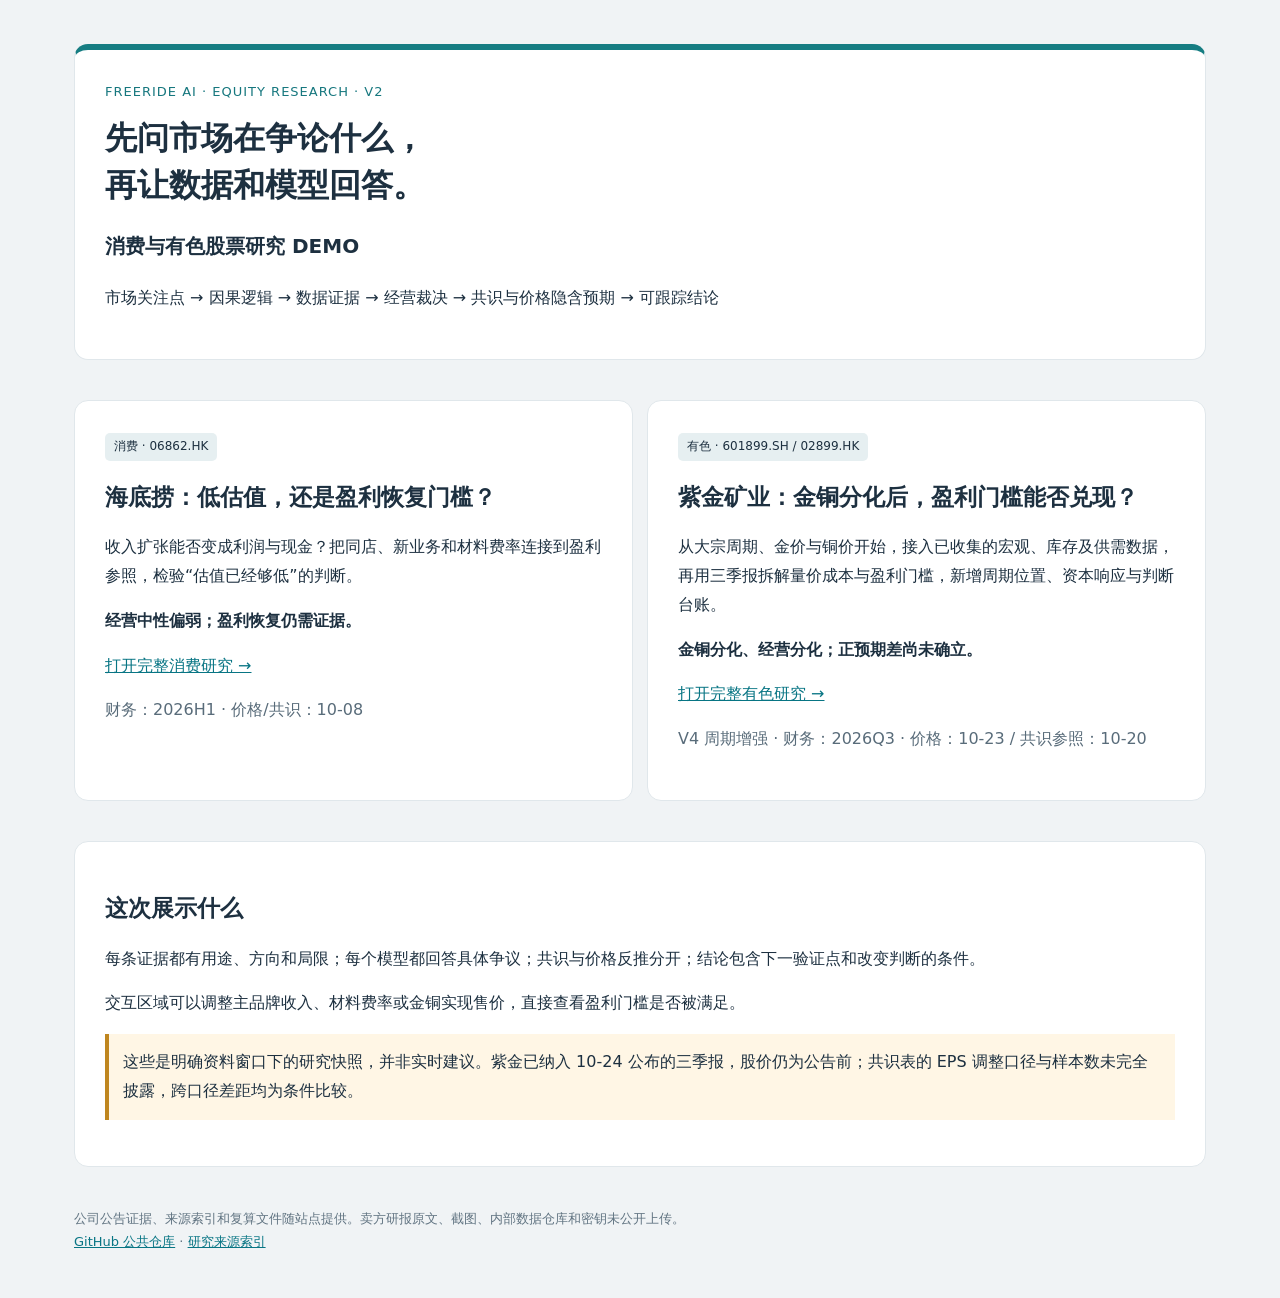
<file: index.html>
<!doctype html><html lang="zh-CN"><head><meta charset="utf-8"><meta name="viewport" content="width=device-width,initial-scale=1"><title>FREERIDE AI · 从市场问题到可跟踪结论</title><link rel="stylesheet" href="research.css"></head><body><main><header><div class="eyebrow">FREERIDE AI · EQUITY RESEARCH · V2</div><h1>先问市场在争论什么，<br>再让数据和模型回答。</h1><p class="lead">消费与有色股票研究 DEMO</p><p>市场关注点 → 因果逻辑 → 数据证据 → 经营裁决 → 共识与价格隐含预期 → 可跟踪结论</p></header><div class="grid"><section><span class="tag">消费 · 06862.HK</span><h2>海底捞：低估值，还是盈利恢复门槛？</h2><p>收入扩张能否变成利润与现金？把同店、新业务和材料费率连接到盈利参照，检验“估值已经够低”的判断。</p><p><b>经营中性偏弱；盈利恢复仍需证据。</b></p><a href="consumer.html">打开完整消费研究 →</a><p class="muted">财务：2026H1 · 价格/共识：10-08</p></section><section><span class="tag">有色 · 601899.SH / 02899.HK</span><h2>紫金矿业：金铜分化后，盈利门槛能否兑现？</h2><p>从大宗周期、金价与铜价开始，接入已收集的宏观、库存及供需数据，再用三季报拆解量价成本与盈利门槛，新增周期位置、资本响应与判断台账。</p><p><b>金铜分化、经营分化；正预期差尚未确立。</b></p><a href="nonferrous.html">打开完整有色研究 →</a><p class="muted">V4 周期增强 · 财务：2026Q3 · 价格：10-23 / 共识参照：10-20</p></section></div><section><h2>这次展示什么</h2><p>每条证据都有用途、方向和局限；每个模型都回答具体争议；共识与价格反推分开；结论包含下一验证点和改变判断的条件。</p><p>交互区域可以调整主品牌收入、材料费率或金铜实现售价，直接查看盈利门槛是否被满足。</p><p class="note">这些是明确资料窗口下的研究快照，并非实时建议。紫金已纳入 10-24 公布的三季报，股价仍为公告前；共识表的 EPS 调整口径与样本数未完全披露，跨口径差距均为条件比较。</p></section><footer>公司公告证据、来源索引和复算文件随站点提供。卖方研报原文、截图、内部数据仓库和密钥未公开上传。<br><a href="https://github.com/Lancewang1/freeride-equity-demos">GitHub 公共仓库</a> · <a href="sources/research_citations.json">研究来源索引</a></footer></main></body></html>
</file>
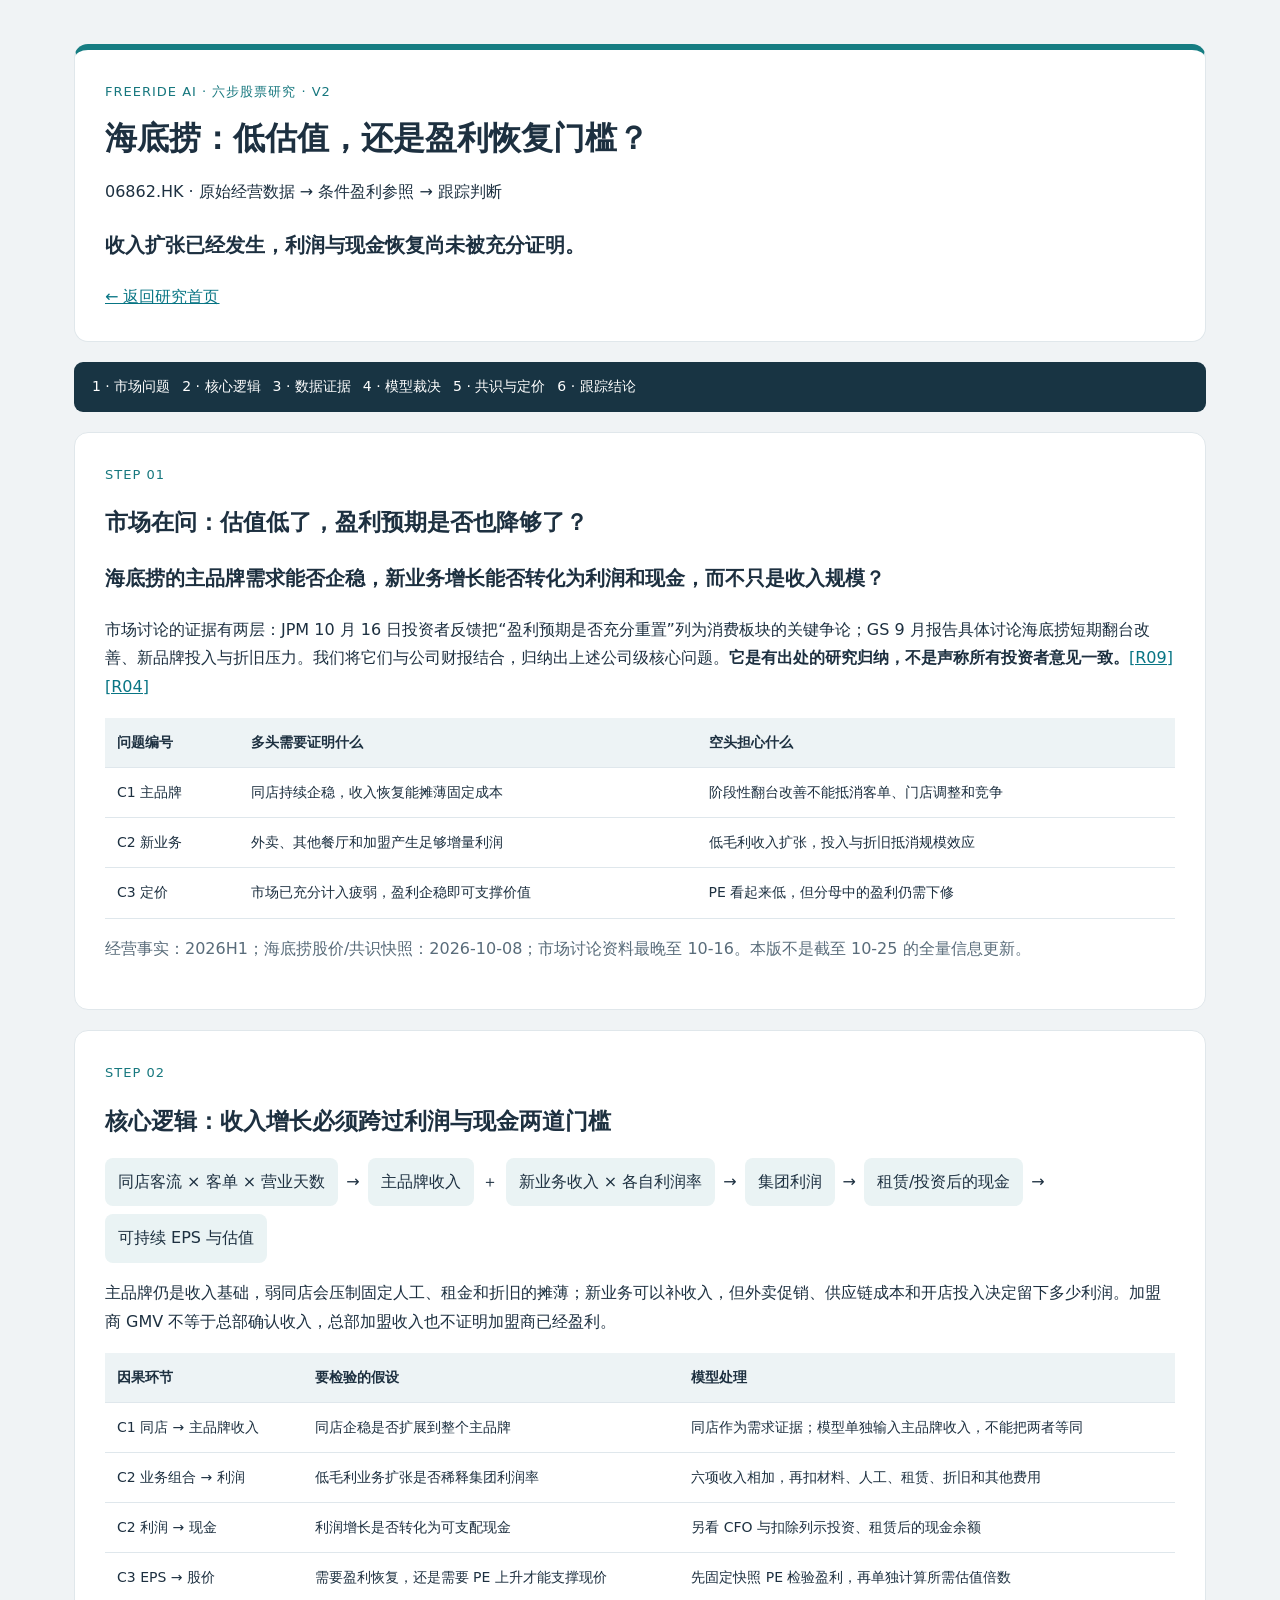
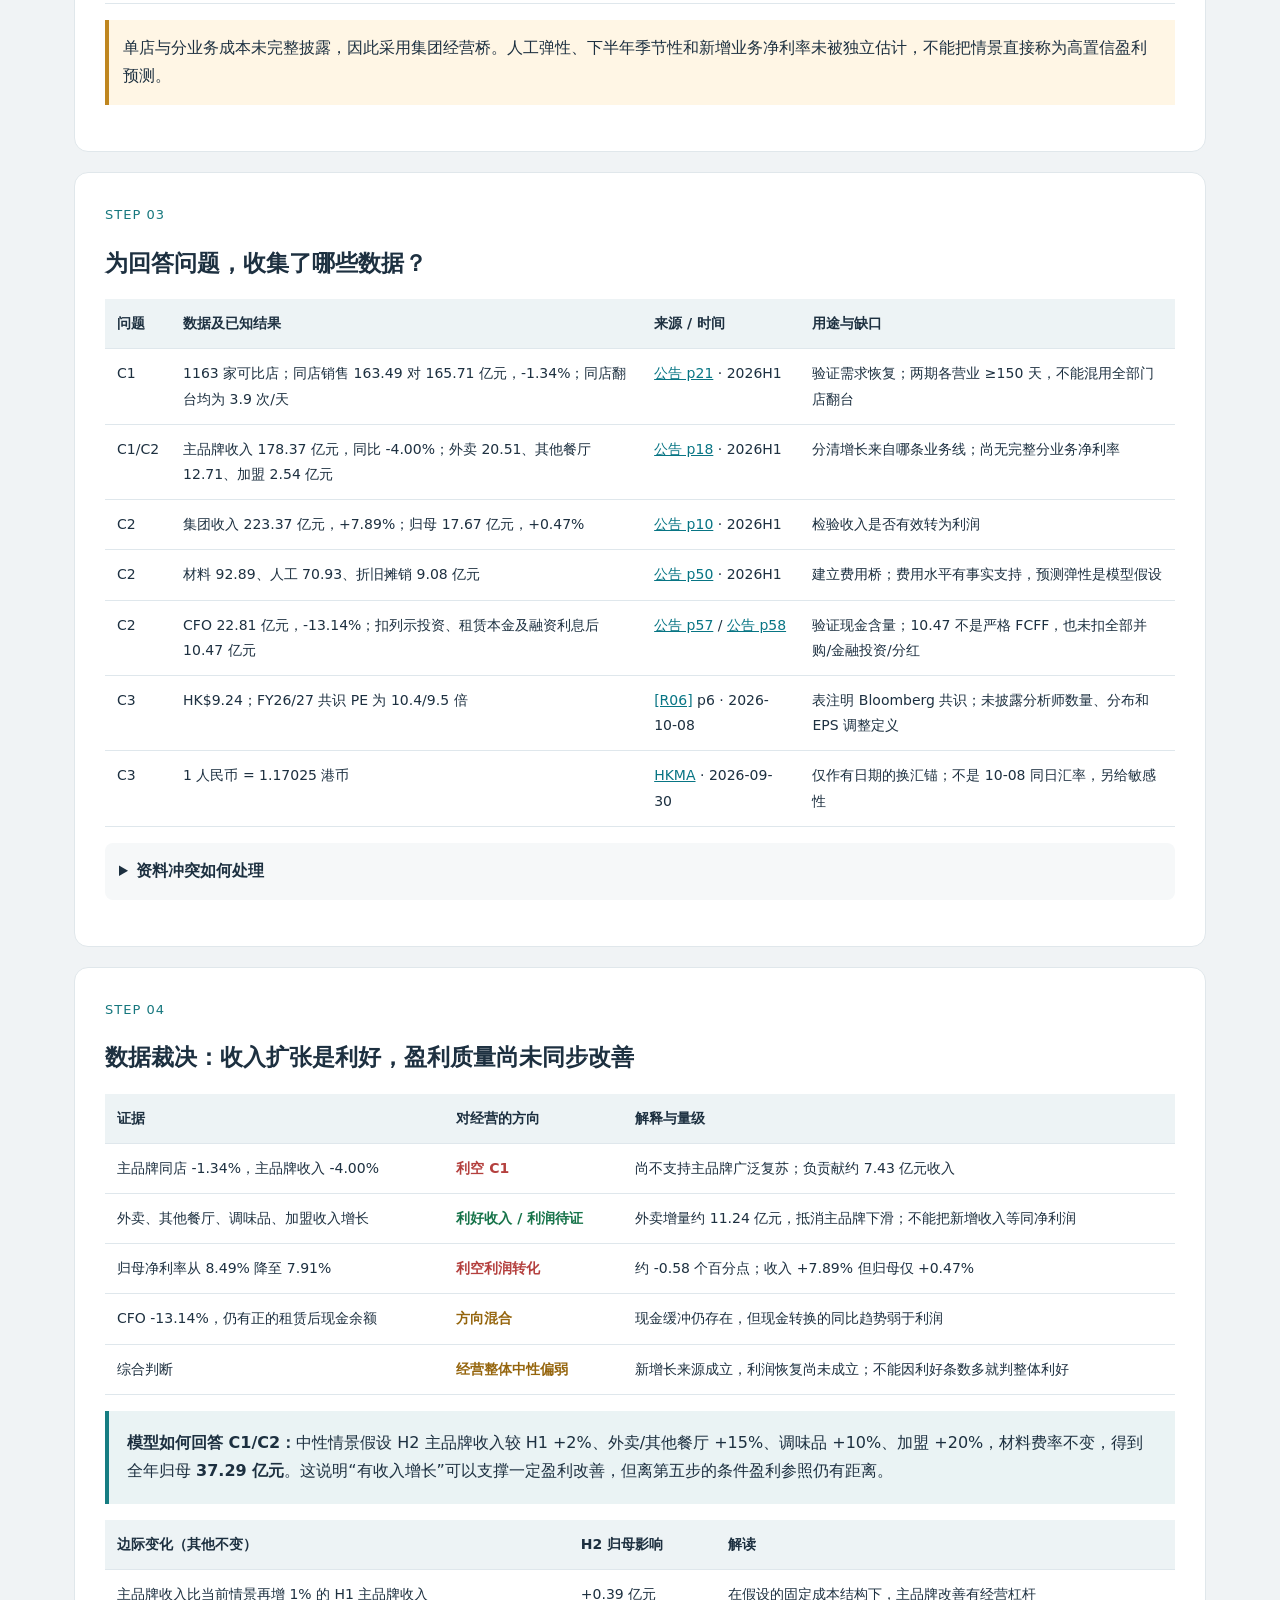
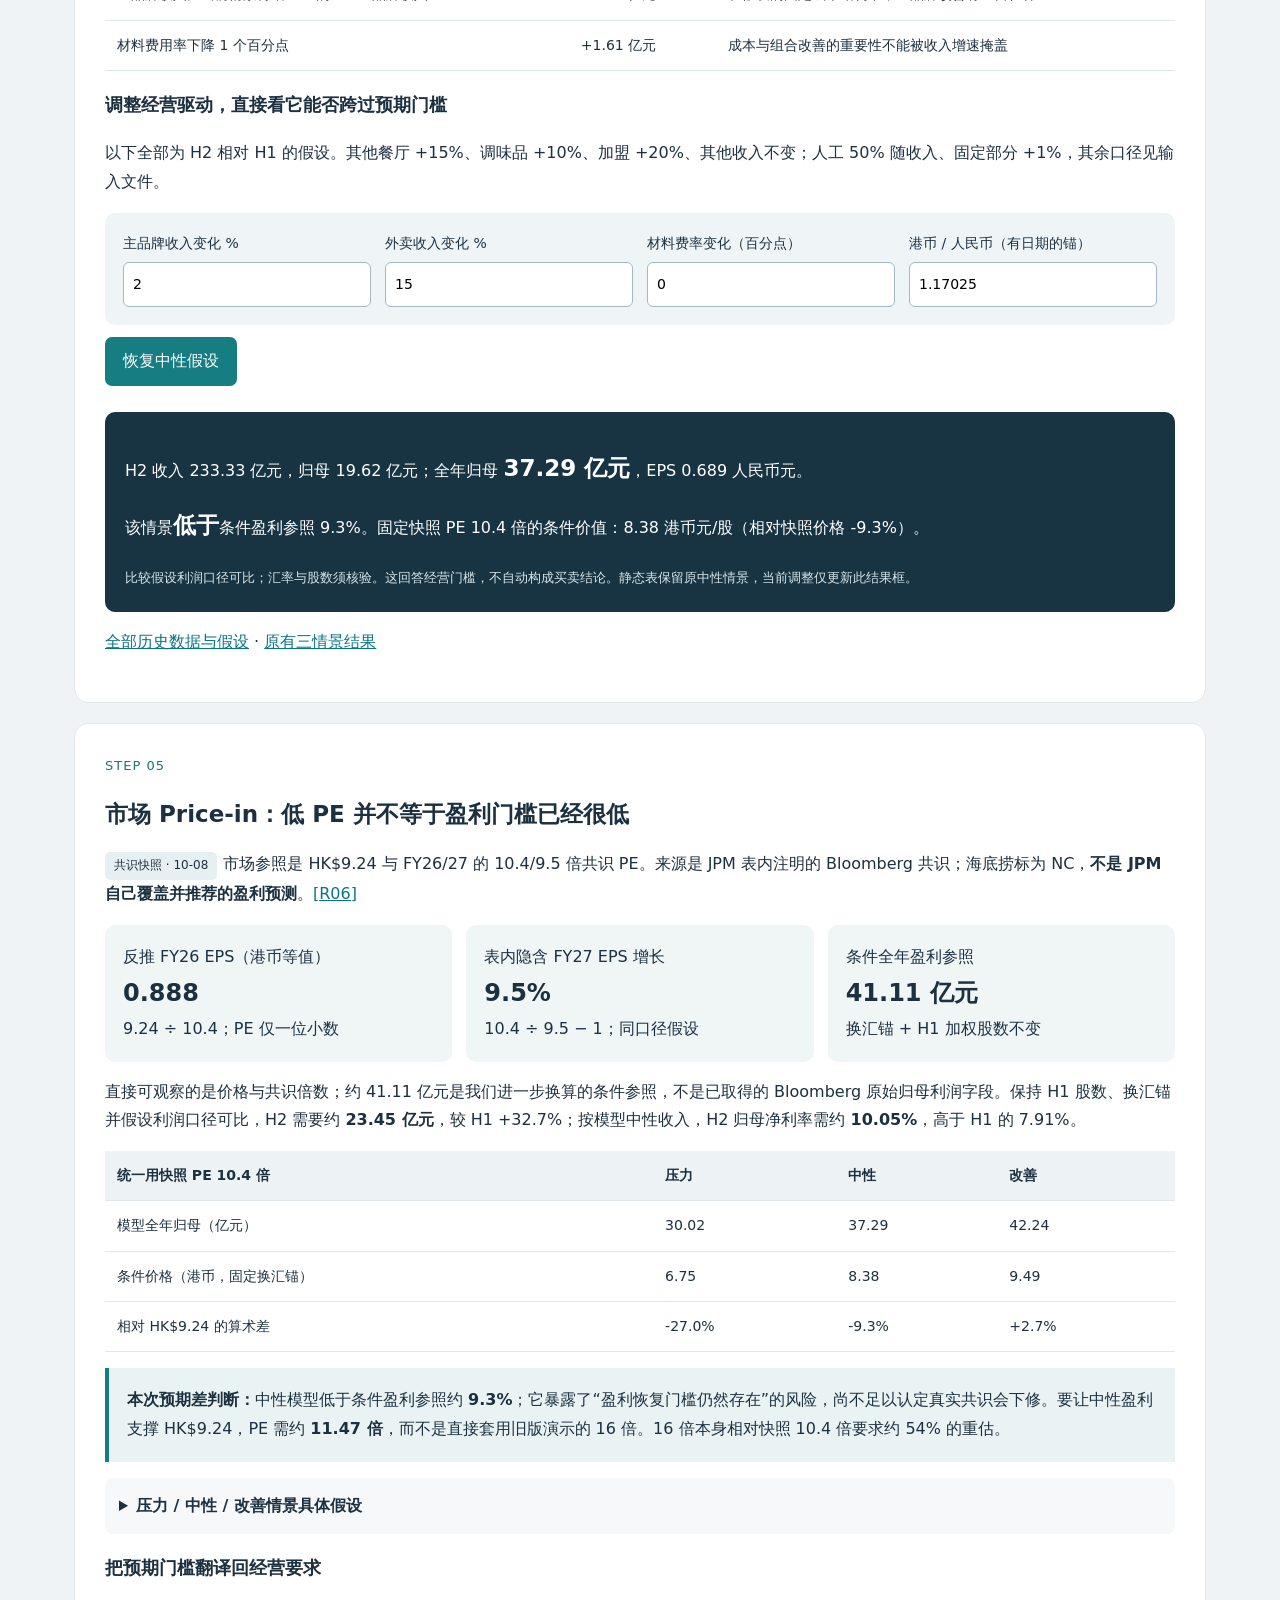
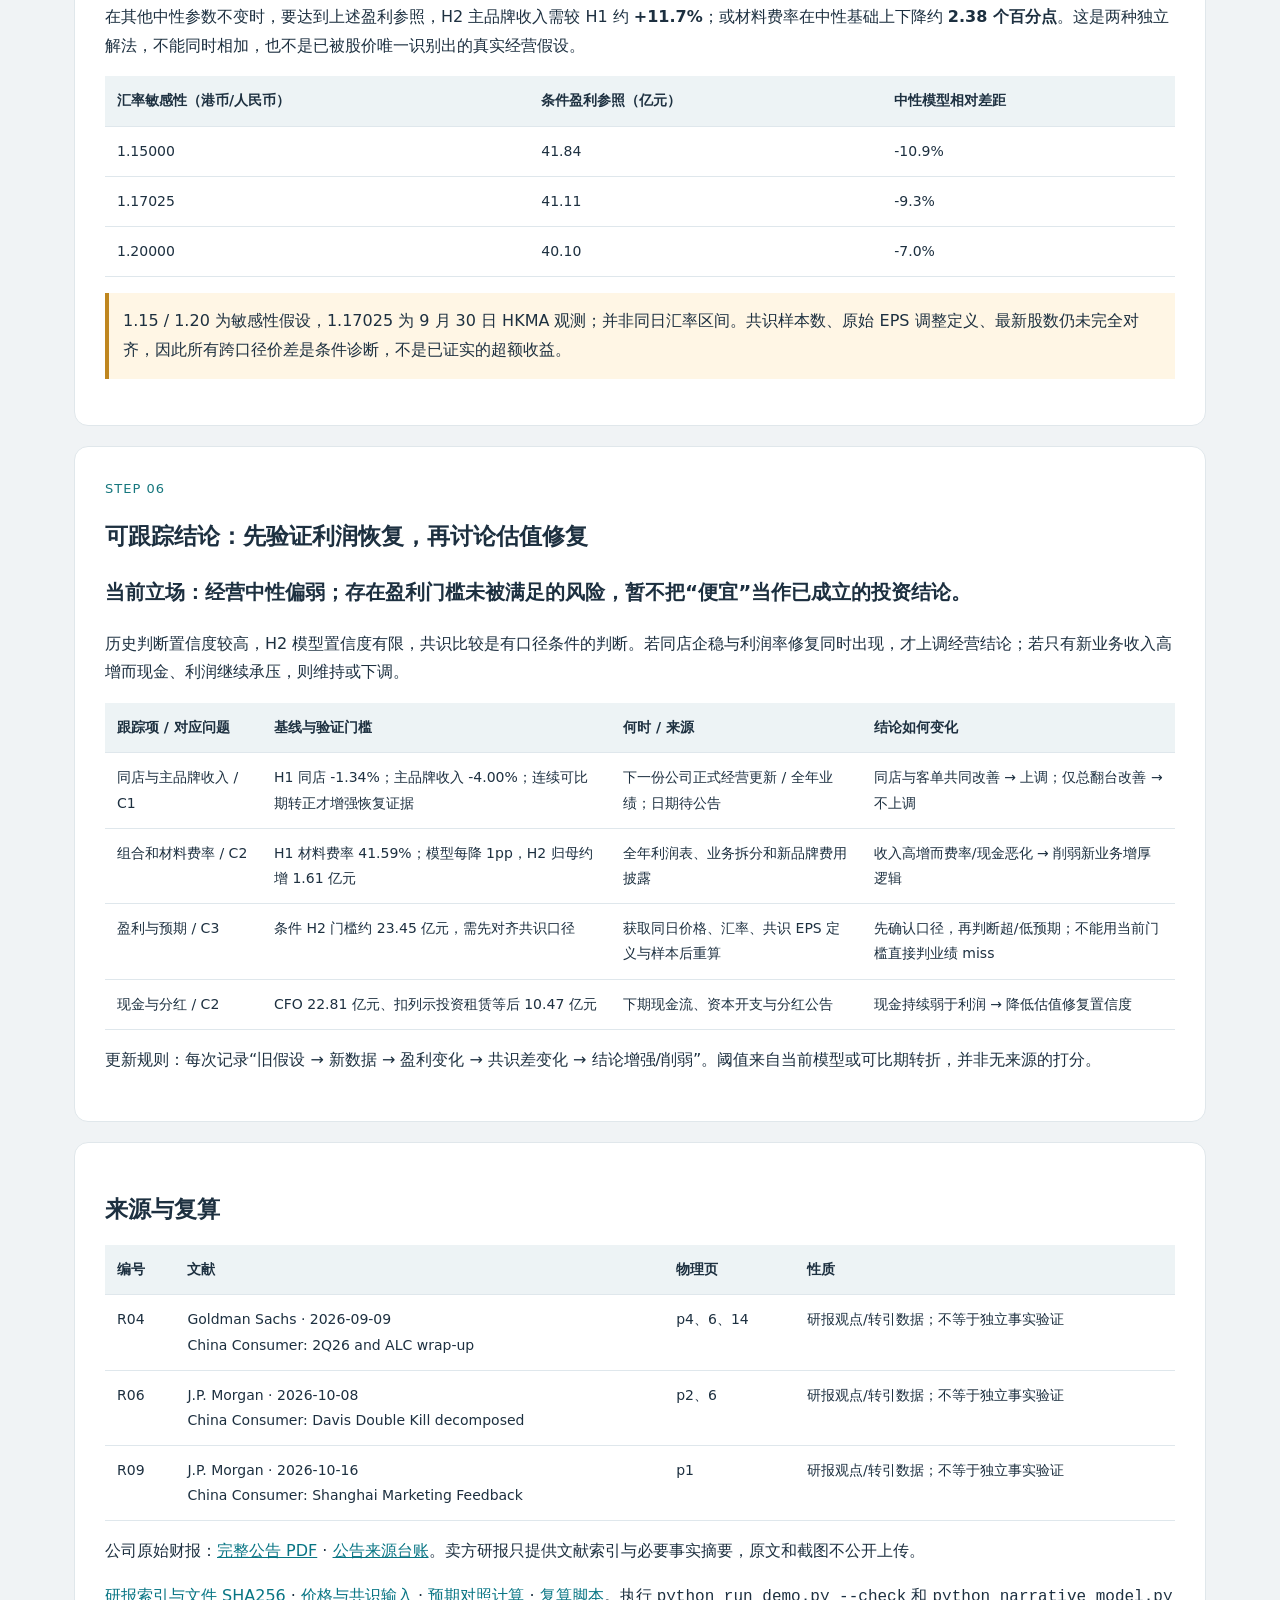
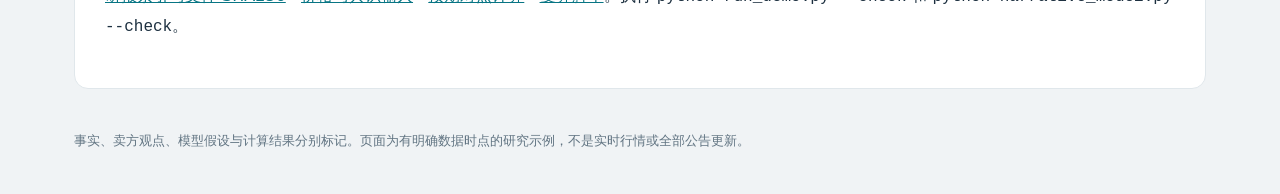
<file: consumer.html>
<!doctype html><html lang="zh-CN"><head><meta charset="utf-8"><meta name="viewport" content="width=device-width,initial-scale=1"><title>海底捞：低估值，还是盈利恢复门槛？</title><link rel="stylesheet" href="research.css"></head><body><main><header><div class="eyebrow">FREERIDE AI · 六步股票研究 · V2</div><h1>海底捞：低估值，还是盈利恢复门槛？</h1><p>06862.HK · 原始经营数据 → 条件盈利参照 → 跟踪判断</p><p class="lead">收入扩张已经发生，利润与现金恢复尚未被充分证明。</p><a href="index.html">← 返回研究首页</a></header><nav><a href="#s1">1 · 市场问题</a><a href="#s2">2 · 核心逻辑</a><a href="#s3">3 · 数据证据</a><a href="#s4">4 · 模型裁决</a><a href="#s5">5 · 共识与定价</a><a href="#s6">6 · 跟踪结论</a></nav><section id="s1"><div class="eyebrow">STEP 01</div><h2>市场在问：估值低了，盈利预期是否也降够了？</h2><p class="lead">海底捞的主品牌需求能否企稳，新业务增长能否转化为利润和现金，而不只是收入规模？</p>
<p>市场讨论的证据有两层：JPM 10 月 16 日投资者反馈把“盈利预期是否充分重置”列为消费板块的关键争论；GS 9 月报告具体讨论海底捞短期翻台改善、新品牌投入与折旧压力。我们将它们与公司财报结合，归纳出上述公司级核心问题。<b>它是有出处的研究归纳，不是声称所有投资者意见一致。</b><a href="#ref-R09">[R09]</a><a href="#ref-R04">[R04]</a></p>
<div class="scroll"><table><thead><tr><th>问题编号</th><th>多头需要证明什么</th><th>空头担心什么</th></tr></thead><tbody><tr><td>C1 主品牌</td><td>同店持续企稳，收入恢复能摊薄固定成本</td><td>阶段性翻台改善不能抵消客单、门店调整和竞争</td></tr><tr><td>C2 新业务</td><td>外卖、其他餐厅和加盟产生足够增量利润</td><td>低毛利收入扩张，投入与折旧抵消规模效应</td></tr><tr><td>C3 定价</td><td>市场已充分计入疲弱，盈利企稳即可支撑价值</td><td>PE 看起来低，但分母中的盈利仍需下修</td></tr></tbody></table></div>
<p class="muted">经营事实：2026H1；海底捞股价/共识快照：2026-10-08；市场讨论资料最晚至 10-16。本版不是截至 10-25 的全量信息更新。</p></section><section id="s2"><div class="eyebrow">STEP 02</div><h2>核心逻辑：收入增长必须跨过利润与现金两道门槛</h2><div class="flow"><span>同店客流 × 客单 × 营业天数</span>→<span>主品牌收入</span>＋<span>新业务收入 × 各自利润率</span>→<span>集团利润</span>→<span>租赁/投资后的现金</span>→<span>可持续 EPS 与估值</span></div>
<p>主品牌仍是收入基础，弱同店会压制固定人工、租金和折旧的摊薄；新业务可以补收入，但外卖促销、供应链成本和开店投入决定留下多少利润。加盟商 GMV 不等于总部确认收入，总部加盟收入也不证明加盟商已经盈利。</p>
<div class="scroll"><table><thead><tr><th>因果环节</th><th>要检验的假设</th><th>模型处理</th></tr></thead><tbody><tr><td>C1 同店 → 主品牌收入</td><td>同店企稳是否扩展到整个主品牌</td><td>同店作为需求证据；模型单独输入主品牌收入，不能把两者等同</td></tr><tr><td>C2 业务组合 → 利润</td><td>低毛利业务扩张是否稀释集团利润率</td><td>六项收入相加，再扣材料、人工、租赁、折旧和其他费用</td></tr><tr><td>C2 利润 → 现金</td><td>利润增长是否转化为可支配现金</td><td>另看 CFO 与扣除列示投资、租赁后的现金余额</td></tr><tr><td>C3 EPS → 股价</td><td>需要盈利恢复，还是需要 PE 上升才能支撑现价</td><td>先固定快照 PE 检验盈利，再单独计算所需估值倍数</td></tr></tbody></table></div>
<p class="note">单店与分业务成本未完整披露，因此采用集团经营桥。人工弹性、下半年季节性和新增业务净利率未被独立估计，不能把情景直接称为高置信盈利预测。</p></section><section id="s3"><div class="eyebrow">STEP 03</div><h2>为回答问题，收集了哪些数据？</h2><div class="scroll"><table><thead><tr><th>问题</th><th>数据及已知结果</th><th>来源 / 时间</th><th>用途与缺口</th></tr></thead><tbody><tr><td>C1</td><td>1163 家可比店；同店销售 163.49 对 165.71 亿元，-1.34%；同店翻台均为 3.9 次/天</td><td><a href="evidence/HK06862_1225576398_p21.png" target="_blank">公告 p21</a> · 2026H1</td><td>验证需求恢复；两期各营业 ≥150 天，不能混用全部门店翻台</td></tr><tr><td>C1/C2</td><td>主品牌收入 178.37 亿元，同比 -4.00%；外卖 20.51、其他餐厅 12.71、加盟 2.54 亿元</td><td><a href="evidence/HK06862_1225576398_p18.png" target="_blank">公告 p18</a> · 2026H1</td><td>分清增长来自哪条业务线；尚无完整分业务净利率</td></tr><tr><td>C2</td><td>集团收入 223.37 亿元，+7.89%；归母 17.67 亿元，+0.47%</td><td><a href="evidence/HK06862_1225576398_p10.png" target="_blank">公告 p10</a> · 2026H1</td><td>检验收入是否有效转为利润</td></tr><tr><td>C2</td><td>材料 92.89、人工 70.93、折旧摊销 9.08 亿元</td><td><a href="evidence/HK06862_1225576398_p50.png" target="_blank">公告 p50</a> · 2026H1</td><td>建立费用桥；费用水平有事实支持，预测弹性是模型假设</td></tr><tr><td>C2</td><td>CFO 22.81 亿元，-13.14%；扣列示投资、租赁本金及融资利息后 10.47 亿元</td><td><a href="evidence/HK06862_1225576398_p57.png" target="_blank">公告 p57</a> / <a href="evidence/HK06862_1225576398_p58.png" target="_blank">公告 p58</a></td><td>验证现金含量；10.47 不是严格 FCFF，也未扣全部并购/金融投资/分红</td></tr><tr><td>C3</td><td>HK$9.24；FY26/27 共识 PE 为 10.4/9.5 倍</td><td><a href="#ref-R06">[R06]</a> p6 · 2026-10-08</td><td>表注明 Bloomberg 共识；未披露分析师数量、分布和 EPS 调整定义</td></tr><tr><td>C3</td><td>1 人民币 = 1.17025 港币</td><td><a href="sources/fx_anchor.json">HKMA</a> · 2026-09-30</td><td>仅作有日期的换汇锚；不是 10-08 同日汇率，另给敏感性</td></tr></tbody></table></div><details><summary>资料冲突如何处理</summary><p>另一本 JPM 9 月 14 日板块回顾 p5 转引的海底捞 H1 增速与本地公司公告数值不一致，未用于历史分析。历史采用公司公告；估值表作为独立的价格/共识快照保留。未完成共识 EPS 调整口径对账，因此下文“差距”是条件比较，不称已证实的业绩 miss。</p></details></section><section id="s4"><div class="eyebrow">STEP 04</div><h2>数据裁决：收入扩张是利好，盈利质量尚未同步改善</h2><div class="scroll"><table><thead><tr><th>证据</th><th>对经营的方向</th><th>解释与量级</th></tr></thead><tbody><tr><td>主品牌同店 -1.34%，主品牌收入 -4.00%</td><td><span class="neg">利空 C1</span></td><td>尚不支持主品牌广泛复苏；负贡献约 7.43 亿元收入</td></tr><tr><td>外卖、其他餐厅、调味品、加盟收入增长</td><td><span class="pos">利好收入 / 利润待证</span></td><td>外卖增量约 11.24 亿元，抵消主品牌下滑；不能把新增收入等同净利润</td></tr><tr><td>归母净利率从 8.49% 降至 7.91%</td><td><span class="neg">利空利润转化</span></td><td>约 -0.58 个百分点；收入 +7.89% 但归母仅 +0.47%</td></tr><tr><td>CFO -13.14%，仍有正的租赁后现金余额</td><td><span class="mix">方向混合</span></td><td>现金缓冲仍存在，但现金转换的同比趋势弱于利润</td></tr><tr><td>综合判断</td><td><span class="mix">经营整体中性偏弱</span></td><td>新增长来源成立，利润恢复尚未成立；不能因利好条数多就判整体利好</td></tr></tbody></table></div><p class="verdict"><b>模型如何回答 C1/C2：</b>中性情景假设 H2 主品牌收入较 H1 +2%、外卖/其他餐厅 +15%、调味品 +10%、加盟 +20%，材料费率不变，得到全年归母 <b>37.29 亿元</b>。这说明“有收入增长”可以支撑一定盈利改善，但离第五步的条件盈利参照仍有距离。</p>
<div class="scroll"><table><thead><tr><th>边际变化（其他不变）</th><th>H2 归母影响</th><th>解读</th></tr></thead><tbody><tr><td>主品牌收入比当前情景再增 1% 的 H1 主品牌收入</td><td>+0.39 亿元</td><td>在假设的固定成本结构下，主品牌改善有经营杠杆</td></tr><tr><td>材料费用率下降 1 个百分点</td><td>+1.61 亿元</td><td>成本与组合改善的重要性不能被收入增速掩盖</td></tr></tbody></table></div>
<h3>调整经营驱动，直接看它能否跨过预期门槛</h3><p>以下全部为 H2 相对 H1 的假设。其他餐厅 +15%、调味品 +10%、加盟 +20%、其他收入不变；人工 50% 随收入、固定部分 +1%，其余口径见输入文件。</p>
<div class="controls"><label>主品牌收入变化 %<input id="mainGrowth" type="number" value="2" step="1" min="-100" max="300"></label><label>外卖收入变化 %<input id="deliveryGrowth" type="number" value="15" step="1" min="-100" max="300"></label><label>材料费率变化（百分点）<input id="materialDelta" type="number" value="0" step="0.1" min="-10" max="10"></label><label>港币 / 人民币（有日期的锚）<input id="fx" type="number" value="1.17025" step="0.00001" min="0.01" max="100"></label></div><button id="reset">恢复中性假设</button><div class="result" id="operating-result" aria-live="polite"></div><p><a href="consumer_inputs.json">全部历史数据与假设</a> · <a href="consumer_results.json">原有三情景结果</a></p></section><section id="s5"><div class="eyebrow">STEP 05</div><h2>市场 Price-in：低 PE 并不等于盈利门槛已经很低</h2><p><span class="tag">共识快照 · 10-08</span>市场参照是 HK$9.24 与 FY26/27 的 10.4/9.5 倍共识 PE。来源是 JPM 表内注明的 Bloomberg 共识；海底捞标为 NC，<b>不是 JPM 自己覆盖并推荐的盈利预测</b>。<a href="#ref-R06">[R06]</a></p>
<div class="grid"><div class="card">反推 FY26 EPS（港币等值）<strong>0.888</strong>9.24 ÷ 10.4；PE 仅一位小数</div><div class="card">表内隐含 FY27 EPS 增长<strong>9.5%</strong>10.4 ÷ 9.5 − 1；同口径假设</div><div class="card">条件全年盈利参照<strong>41.11 亿元</strong>换汇锚 + H1 加权股数不变</div></div>
<p>直接可观察的是价格与共识倍数；约 41.11 亿元是我们进一步换算的条件参照，不是已取得的 Bloomberg 原始归母利润字段。保持 H1 股数、换汇锚并假设利润口径可比，H2 需要约 <b>23.45 亿元</b>，较 H1 +32.7%；按模型中性收入，H2 归母净利率需约 <b>10.05%</b>，高于 H1 的 7.91%。</p>
<div class="scroll"><table><thead><tr><th>统一用快照 PE 10.4 倍</th><th>压力</th><th>中性</th><th>改善</th></tr></thead><tbody><tr><td>模型全年归母（亿元）</td><td>30.02</td><td>37.29</td><td>42.24</td></tr><tr><td>条件价格（港币，固定换汇锚）</td><td>6.75</td><td>8.38</td><td>9.49</td></tr><tr><td>相对 HK$9.24 的算术差</td><td>-27.0%</td><td>-9.3%</td><td>+2.7%</td></tr></tbody></table></div>
<p class="verdict"><b>本次预期差判断：</b>中性模型低于条件盈利参照约 <b>9.3%</b>；它暴露了“盈利恢复门槛仍然存在”的风险，尚不足以认定真实共识会下修。要让中性盈利支撑 HK$9.24，PE 需约 <b>11.47 倍</b>，而不是直接套用旧版演示的 16 倍。16 倍本身相对快照 10.4 倍要求约 54% 的重估。</p>
<details><summary>压力 / 中性 / 改善情景具体假设</summary><p>均为 H2 较 H1，并非同比，也未校准季节性。主品牌收入：−6% / +2% / +8%；外卖：−10% / +15% / +30%；其他餐厅：+5% / +15% / +30%；调味品：0 / +10% / +20%；加盟：+5% / +20% / +35%；其他收入不变。材料费率：+1 / 0 / −0.5 个百分点；其他费用率：+0.5 / 0 / −0.2 个百分点。人工一半随收入，固定部分涨薪 2% / 1% / 1%；其余固定项目沿用 H1。以上为分析者压力测试假设，不是管理层指引。此处三个情景都固定用 10.4 倍估值，不采用旧 JSON 中各异的演示 PE。</p></details><h3>把预期门槛翻译回经营要求</h3><p>在其他中性参数不变时，要达到上述盈利参照，H2 主品牌收入需较 H1 约 <b>+11.7%</b>；或材料费率在中性基础上下降约 <b>2.38 个百分点</b>。这是两种独立解法，不能同时相加，也不是已被股价唯一识别出的真实经营假设。</p>
<div class="scroll"><table><thead><tr><th>汇率敏感性（港币/人民币）</th><th>条件盈利参照（亿元）</th><th>中性模型相对差距</th></tr></thead><tbody><tr><td>1.15000</td><td>41.84</td><td>-10.9%</td></tr><tr><td>1.17025</td><td>41.11</td><td>-9.3%</td></tr><tr><td>1.20000</td><td>40.10</td><td>-7.0%</td></tr></tbody></table></div>
<p class="note">1.15 / 1.20 为敏感性假设，1.17025 为 9 月 30 日 HKMA 观测；并非同日汇率区间。共识样本数、原始 EPS 调整定义、最新股数仍未完全对齐，因此所有跨口径价差是条件诊断，不是已证实的超额收益。</p></section><section id="s6"><div class="eyebrow">STEP 06</div><h2>可跟踪结论：先验证利润恢复，再讨论估值修复</h2><p class="lead">当前立场：经营中性偏弱；存在盈利门槛未被满足的风险，暂不把“便宜”当作已成立的投资结论。</p><p>历史判断置信度较高，H2 模型置信度有限，共识比较是有口径条件的判断。若同店企稳与利润率修复同时出现，才上调经营结论；若只有新业务收入高增而现金、利润继续承压，则维持或下调。</p>
<div class="scroll"><table><thead><tr><th>跟踪项 / 对应问题</th><th>基线与验证门槛</th><th>何时 / 来源</th><th>结论如何变化</th></tr></thead><tbody><tr><td>同店与主品牌收入 / C1</td><td>H1 同店 -1.34%；主品牌收入 -4.00%；连续可比期转正才增强恢复证据</td><td>下一份公司正式经营更新 / 全年业绩；日期待公告</td><td>同店与客单共同改善 → 上调；仅总翻台改善 → 不上调</td></tr><tr><td>组合和材料费率 / C2</td><td>H1 材料费率 41.59%；模型每降 1pp，H2 归母约增 1.61 亿元</td><td>全年利润表、业务拆分和新品牌费用披露</td><td>收入高增而费率/现金恶化 → 削弱新业务增厚逻辑</td></tr><tr><td>盈利与预期 / C3</td><td>条件 H2 门槛约 23.45 亿元，需先对齐共识口径</td><td>获取同日价格、汇率、共识 EPS 定义与样本后重算</td><td>先确认口径，再判断超/低预期；不能用当前门槛直接判业绩 miss</td></tr><tr><td>现金与分红 / C2</td><td>CFO 22.81 亿元、扣列示投资租赁等后 10.47 亿元</td><td>下期现金流、资本开支与分红公告</td><td>现金持续弱于利润 → 降低估值修复置信度</td></tr></tbody></table></div>
<p>更新规则：每次记录“旧假设 → 新数据 → 盈利变化 → 共识差变化 → 结论增强/削弱”。阈值来自当前模型或可比期转折，并非无来源的打分。</p></section><section id="sources"><h2>来源与复算</h2><div class="scroll"><table><thead><tr><th>编号</th><th>文献</th><th>物理页</th><th>性质</th></tr></thead><tbody><tr><td><span id="ref-R04">R04</span></td><td>Goldman Sachs · 2026-09-09<br>China Consumer: 2Q26 and ALC wrap-up</td><td>p4、6、14</td><td>研报观点/转引数据；不等于独立事实验证</td></tr><tr><td><span id="ref-R06">R06</span></td><td>J.P. Morgan · 2026-10-08<br>China Consumer: Davis Double Kill decomposed</td><td>p2、6</td><td>研报观点/转引数据；不等于独立事实验证</td></tr><tr><td><span id="ref-R09">R09</span></td><td>J.P. Morgan · 2026-10-16<br>China Consumer: Shanghai Marketing Feedback</td><td>p1</td><td>研报观点/转引数据；不等于独立事实验证</td></tr></tbody></table></div><p>公司原始财报：<a href="sources/HK06862_1225576398.pdf">完整公告 PDF</a> · <a href="sources/source_manifest.json">公告来源台账</a>。卖方研报只提供文献索引与必要事实摘要，原文和截图不公开上传。</p><p><a href="sources/research_citations.json">研报索引与文件 SHA256</a> · <a href="market_snapshot.json">价格与共识输入</a> · <a href="narrative_results.json">预期对照计算</a> · <a href="narrative_model.py">复算脚本</a>。执行 <code>python run_demo.py --check</code> 和 <code>python narrative_model.py --check</code>。</p></section><footer>事实、卖方观点、模型假设与计算结果分别标记。页面为有明确数据时点的研究示例，不是实时行情或全部公告更新。</footer></main><script id="model-data" type="application/json">{"sector": "consumer", "actual": {"actuals": {"period": "2026H1", "currency": "CNY", "monetary_unit": "thousand", "filing_id": "HK06862_1225576398", "financial_page": 50, "revenue": 22336906, "prior_revenue": 20703294, "np": 1766871, "prior_np": 1758525, "group_profit": 1763979, "pbt": 2557087, "tax": 793108, "material": 9289237, "labor": 7093266, "rent": 224831, "utilities": 728516, "da": 907929, "travel": 126228, "other_expenses": 1510063, "other_income": 259794, "associate": 20435, "other_gains": -96506, "finance_cost": 83472, "shares_thousand": 5415478, "shares_page": 69, "cfo": 2281078, "prior_cfo": 2626232, "ppe": 777565, "intangibles": 11227, "rou_cash": 5271, "lease_principal": 433944, "interest_financing": 5953, "cash_pages": [57, 58], "same_store_sales": [16348861, 16571065], "same_store_page": 21, "same_store_count": 1163, "same_store_rule": "比较前开业且两期各营业150天及以上", "segments": [{"name": "主品牌餐厅", "current": 17836692, "prior": 18580166, "source_page": 18}, {"name": "外卖", "current": 2051445, "prior": 927620, "source_page": 18}, {"name": "其他餐厅", "current": 1271364, "prior": 596548, "source_page": 18}, {"name": "调味品食材", "current": 902201, "prior": 463724, "source_page": 18}, {"name": "加盟业务", "current": 254278, "prior": 90849, "source_page": 18}, {"name": "其他", "current": 20926, "prior": 44387, "source_page": 18}]}, "scenario_assumptions": [{"name": "压力", "segment_growth_vs_H1": [-0.06, -0.1, 0.05, 0, 0.05, 0], "material_ratio_delta": 0.01, "labor_volume_elasticity": 0.5, "fixed_labor_inflation": 0.02, "other_expense_ratio_delta": 0.005, "pe": 12}, {"name": "中性", "segment_growth_vs_H1": [0.02, 0.15, 0.15, 0.1, 0.2, 0], "material_ratio_delta": 0, "labor_volume_elasticity": 0.5, "fixed_labor_inflation": 0.01, "other_expense_ratio_delta": 0, "pe": 16}, {"name": "改善", "segment_growth_vs_H1": [0.08, 0.3, 0.3, 0.2, 0.35, 0], "material_ratio_delta": -0.005, "labor_volume_elasticity": 0.5, "fixed_labor_inflation": 0.01, "other_expense_ratio_delta": -0.002, "pe": 20}], "assumptions_origin": "FREERIDE演示假设，非管理层指引/卖方预测/概率分布", "period_rule": "2026H1实际+2026H2相对H1情景；未校准历史下半年季节性", "held_constant": "租金、折旧、其他收入、联营损益、其他收益、融资成本及少数股东差额维持H1；人工50%随收入、50%固定，税率沿用H1；股本沿用H1加权平均仅作演示"}, "market": {"consumer": {"source_id": "R06", "snapshot_date": "2026-10-08", "price_HKD": 9.24, "consensus_pe_2026": 10.4, "consensus_pe_2027": 9.5, "provider": "Bloomberg consensus as reproduced by JPM; contributor count and EPS adjustment basis not disclosed"}, "nonferrous": {"source_id": "R13", "snapshot_date": "2026-10-20", "price_A_CNY": 29.06, "price_H_HKD": 30.82, "consensus_pe_A_2026": 9.5, "consensus_pe_A_2027": 8.4, "consensus_pe_H_2026": 8.6, "consensus_pe_H_2027": 7.5, "provider": "Bloomberg consensus as reproduced by JPM; contributor count and EPS adjustment basis not disclosed"}, "fx_anchor": {"source": "HKMA", "observation_date": "2026-09-30", "HKD_per_CNY": 1.17025, "status": "dated anchor; not same-day FX"}, "scope": "Historical market snapshots paired with 2026H1 actuals for a research demonstration, not a live updated recommendation. EPS inferred from rounded PE is approximate; benchmark earnings comparison requires accounting-basis and FX reconciliation."}, "narrative": {"consumer": {"implied_consensus_eps_HKD_2026": 0.8884615384615384, "implied_consensus_eps_HKD_2027": 0.9726315789473684, "consensus_eps_growth_2027": 0.09473684210526323, "conditional_consensus_np_CNY_thousand": 4111466.708297043, "required_h2_np_CNY_thousand": 2344595.708297043, "required_h2_growth_vs_H1": 0.32697616764157833, "required_h2_margin_at_neutral_revenue": 0.10048351918347842, "neutral_vs_benchmark": -0.09306424570163907, "required_material_ratio_reduction_pp": 2.3771610432475865, "required_main_sales_growth_vs_H1": 0.11733558847659681, "main_sales_plus_1pct_h2_np_CNY_thousand": 39310.44686980697, "material_ratio_minus_1pp_h2_np_CNY_thousand": 160961.13850676693, "neutral_break_even_PE": 11.467184914377784, "scenario_value_HKD_same_consensus_PE": [6.746212863281016, 8.380086369716855, 9.49223788900208], "neutral_eps_fx_to_match_benchmark": 1.2903339563510194, "fx_sensitivity": [{"fx": 1.15, "benchmark_np_CNY_thousand": 4183864.2742474917, "neutral_gap": -0.10875785734405907}, {"fx": 1.17025, "benchmark_np_CNY_thousand": 4111466.708297043, "neutral_gap": -0.09306424570163907}, {"fx": 1.2, "benchmark_np_CNY_thousand": 4009536.5961538465, "neutral_gap": -0.07000819896771371}]}, "nonferrous": {"implied_consensus_eps_A_CNY_2026": 3.0589473684210526, "implied_consensus_eps_A_CNY_2027": 3.4595238095238092, "consensus_eps_growth_A_2027": 0.13095238095238093, "conditional_consensus_np_CNY": 81343094899.8878, "required_h2_np_CNY": 42173287656.8878, "neutral_vs_benchmark": -0.04075651320464124, "required_copper_realized_price_change_vs_H1": 0.13433318231248087, "copper_plus_1pct_h2_np_CNY": 246793894.42898956, "scenario_value_A_CNY_same_consensus_PE": [24.611305843105015, 27.875615726273125, 30.941445301587564], "neutral_break_even_PE_A": 9.903637742423047, "single_broker_FY_np_CNY": 81636807243, "historical_copper_bridge": {"volume": 911856000, "price": 7879816370, "unit_cost": -1194533456, "total": 7597138914}}}}</script><script src="narrative.js"></script></body></html>
</file>
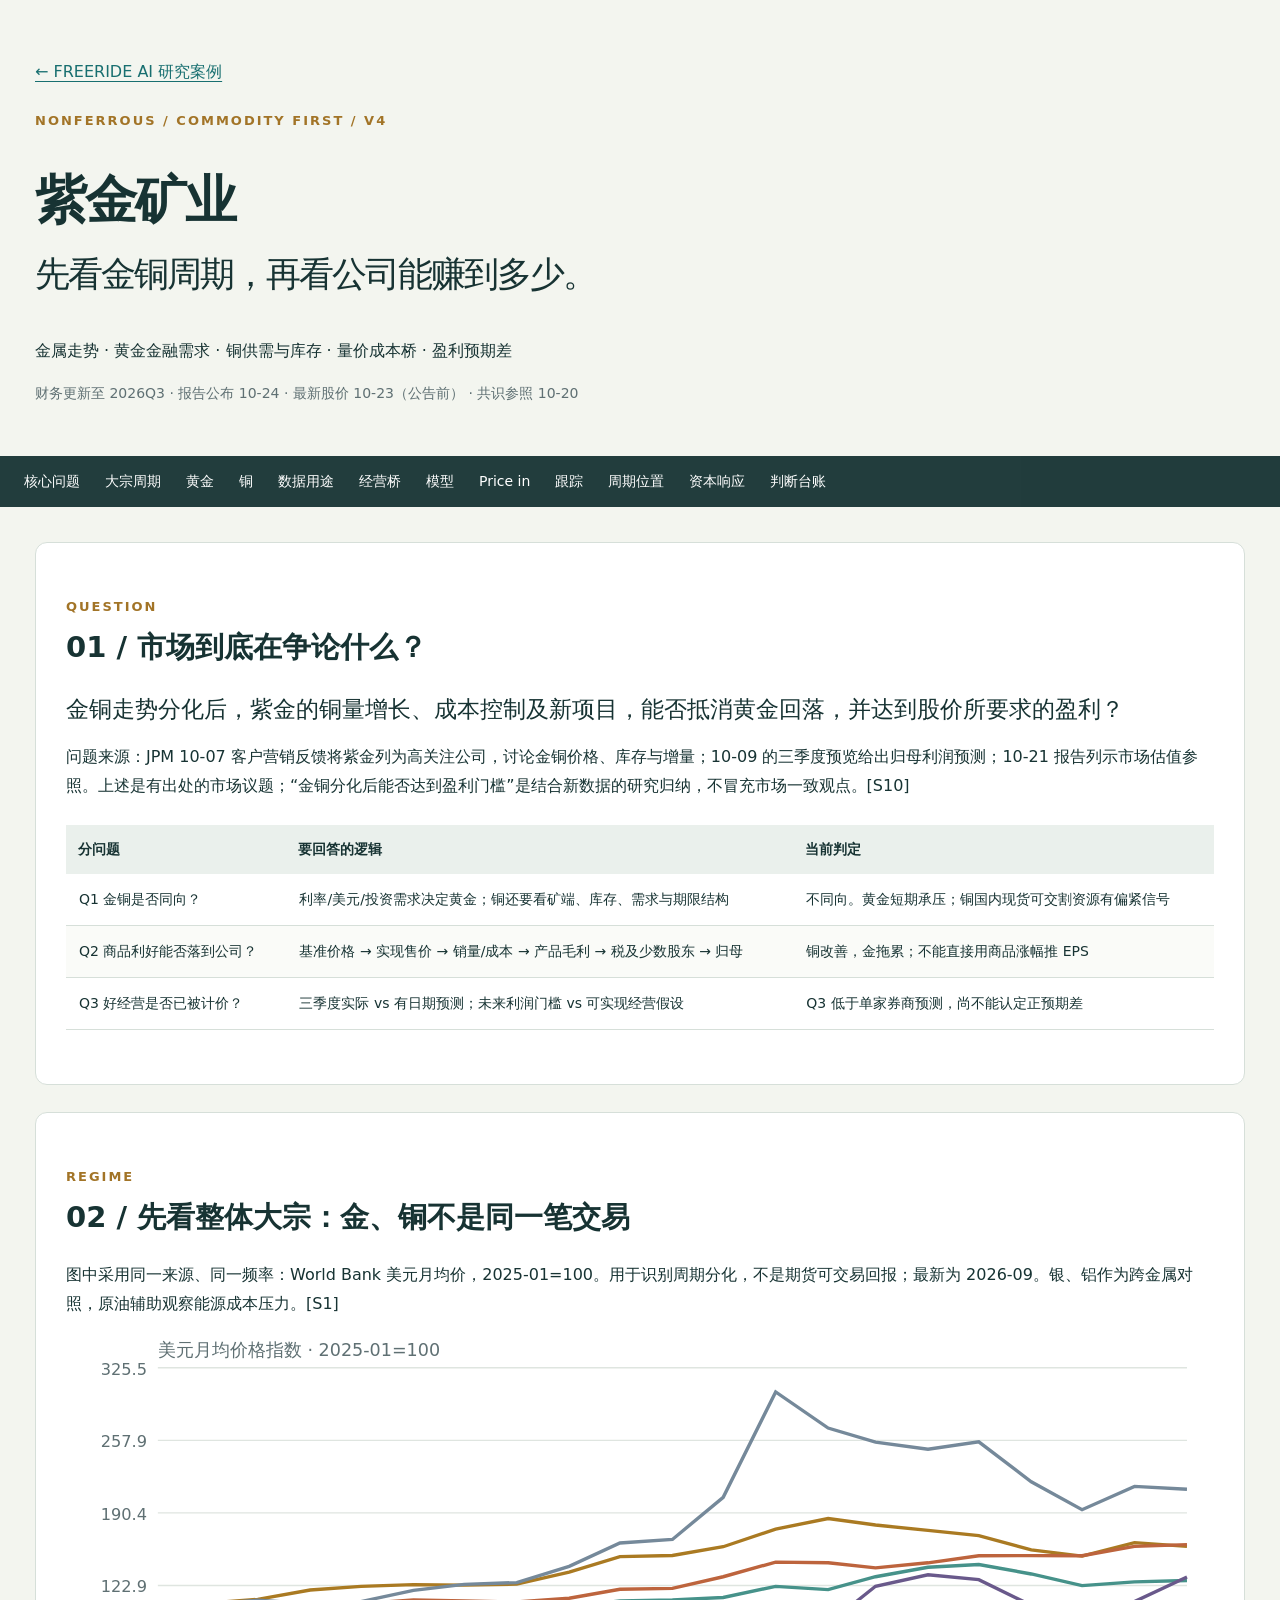
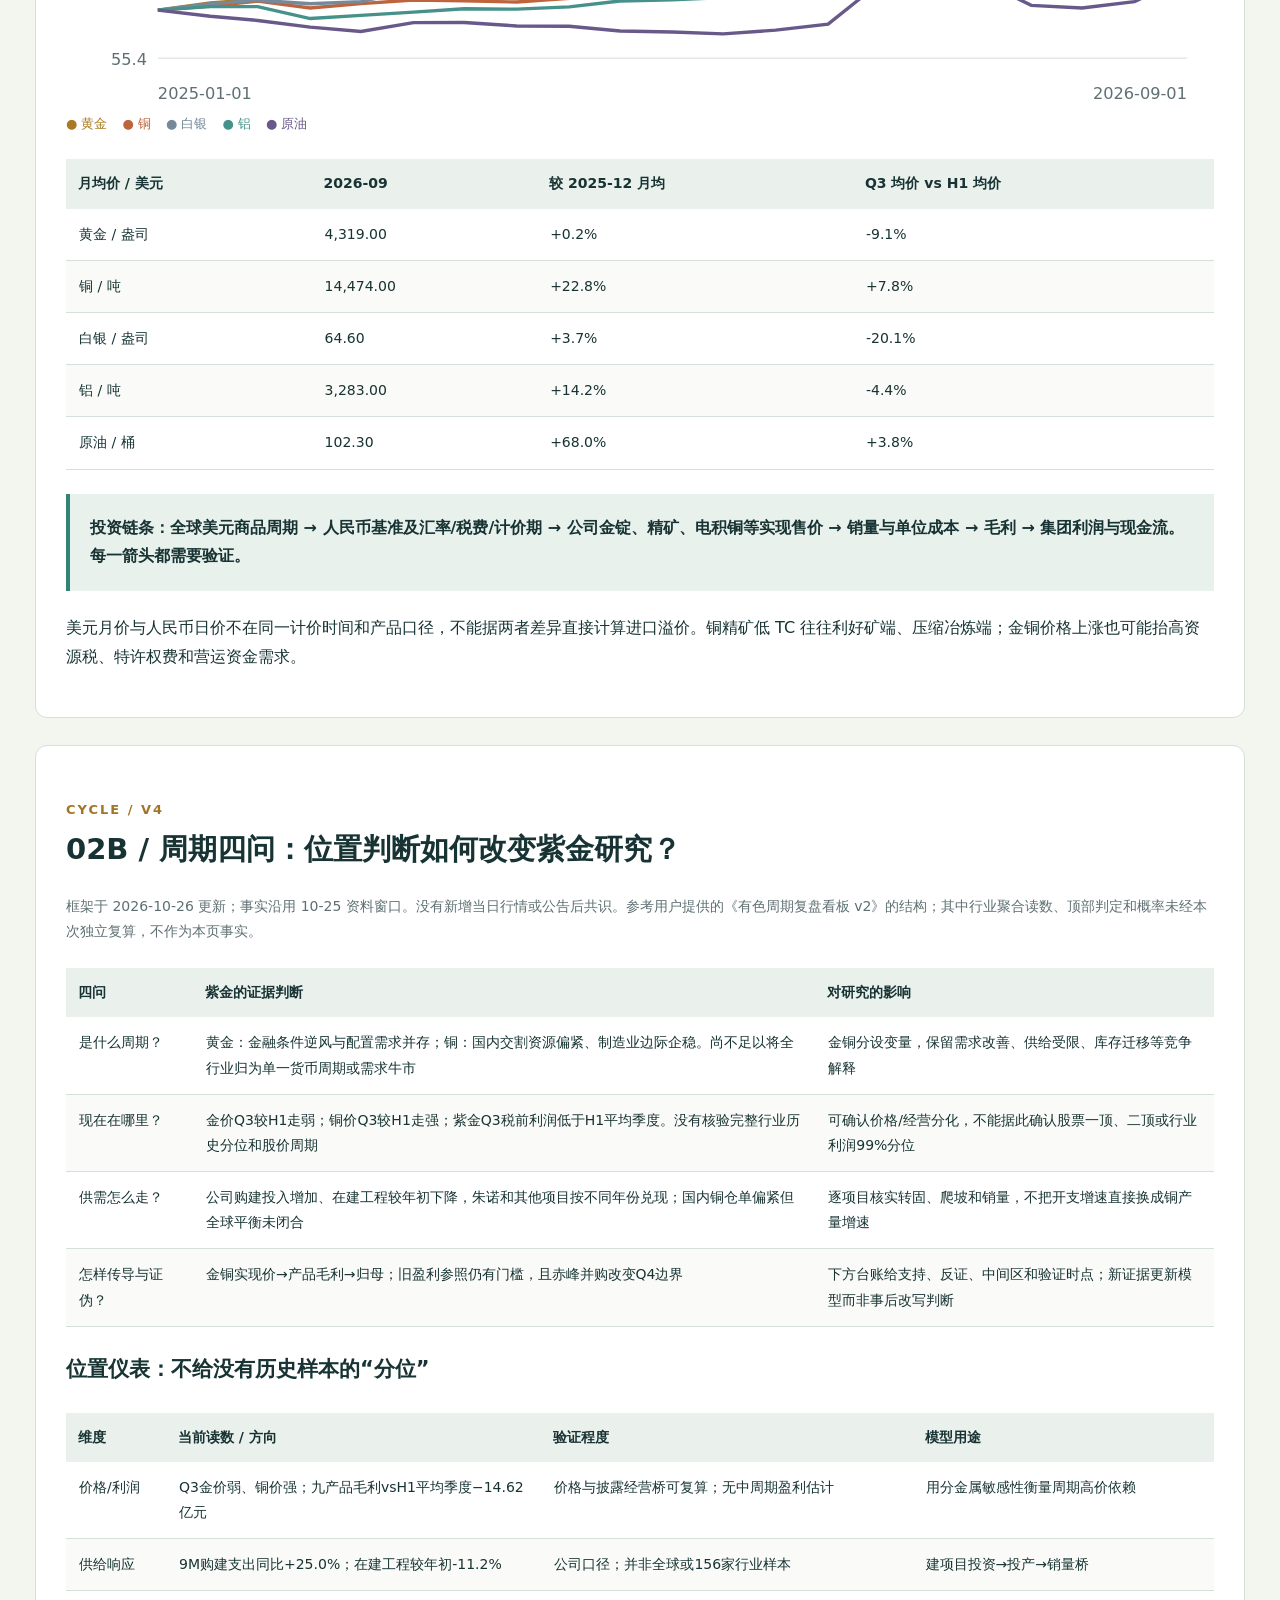
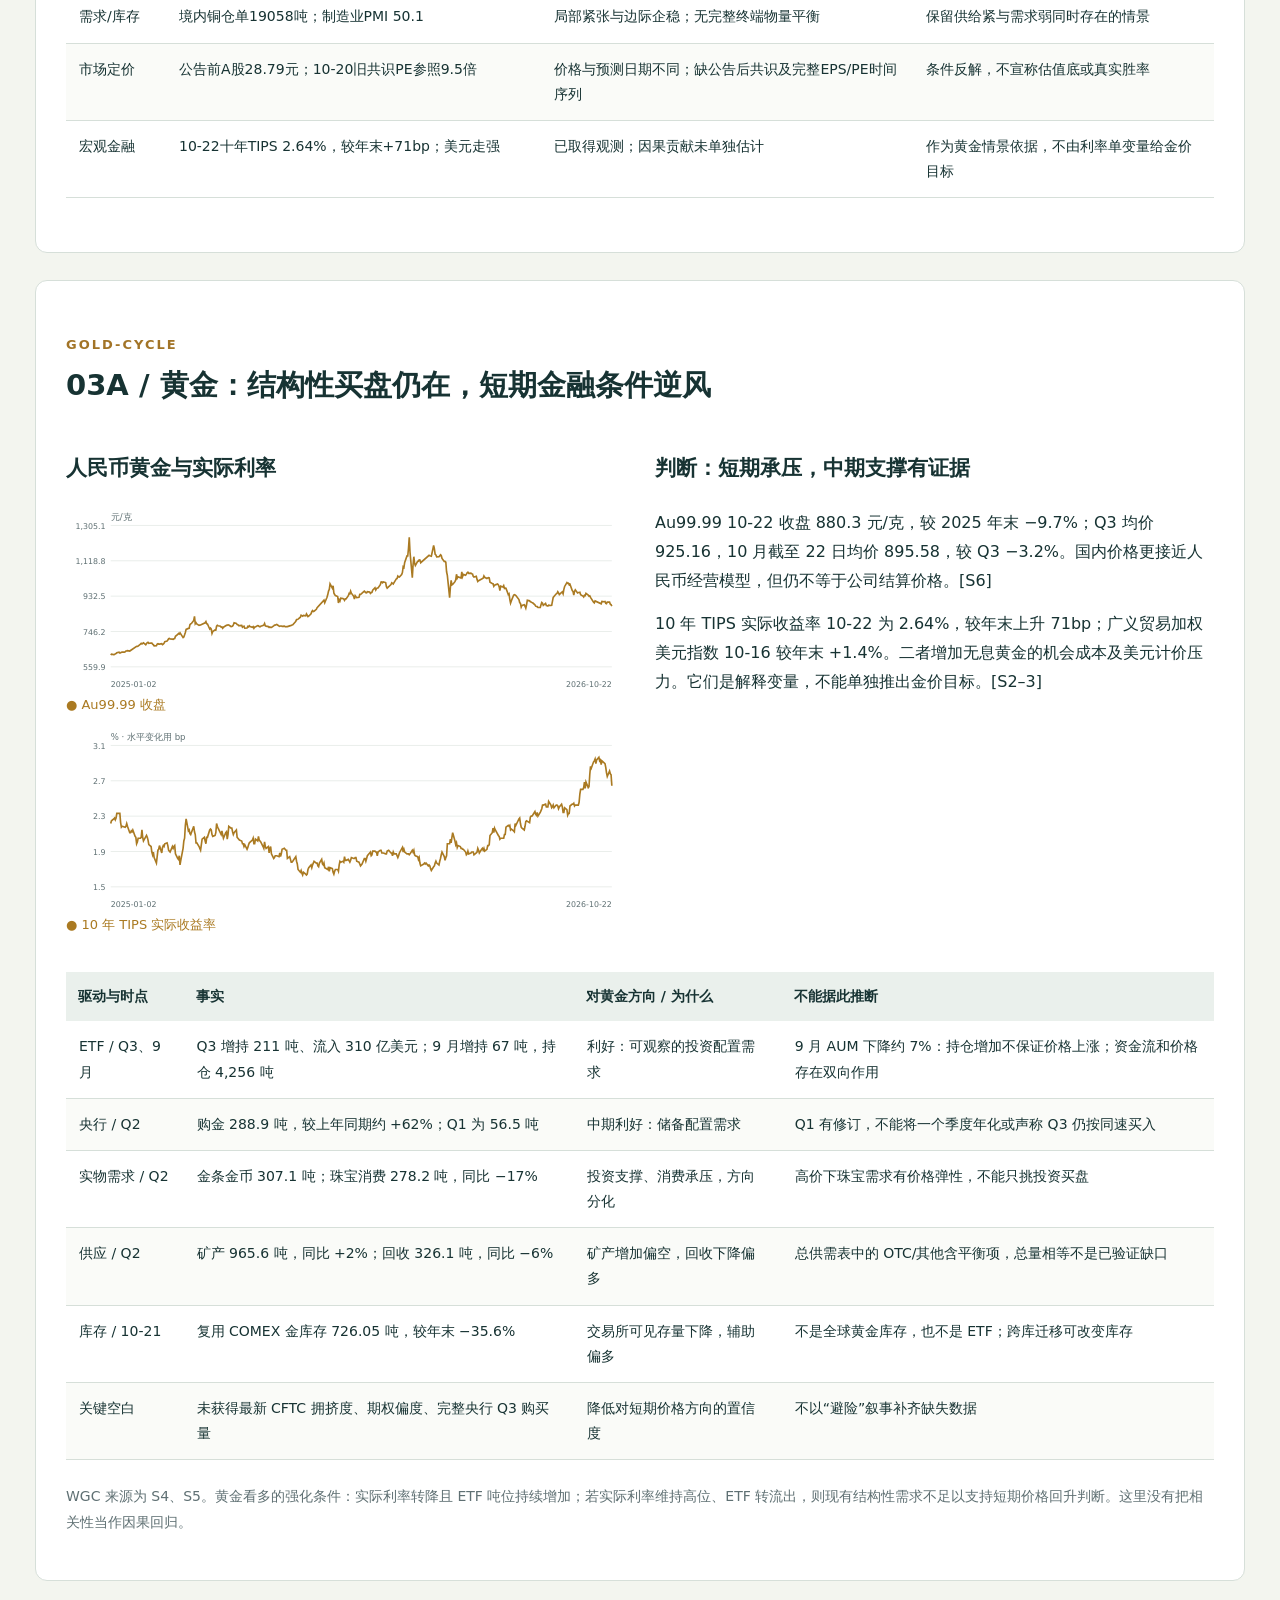
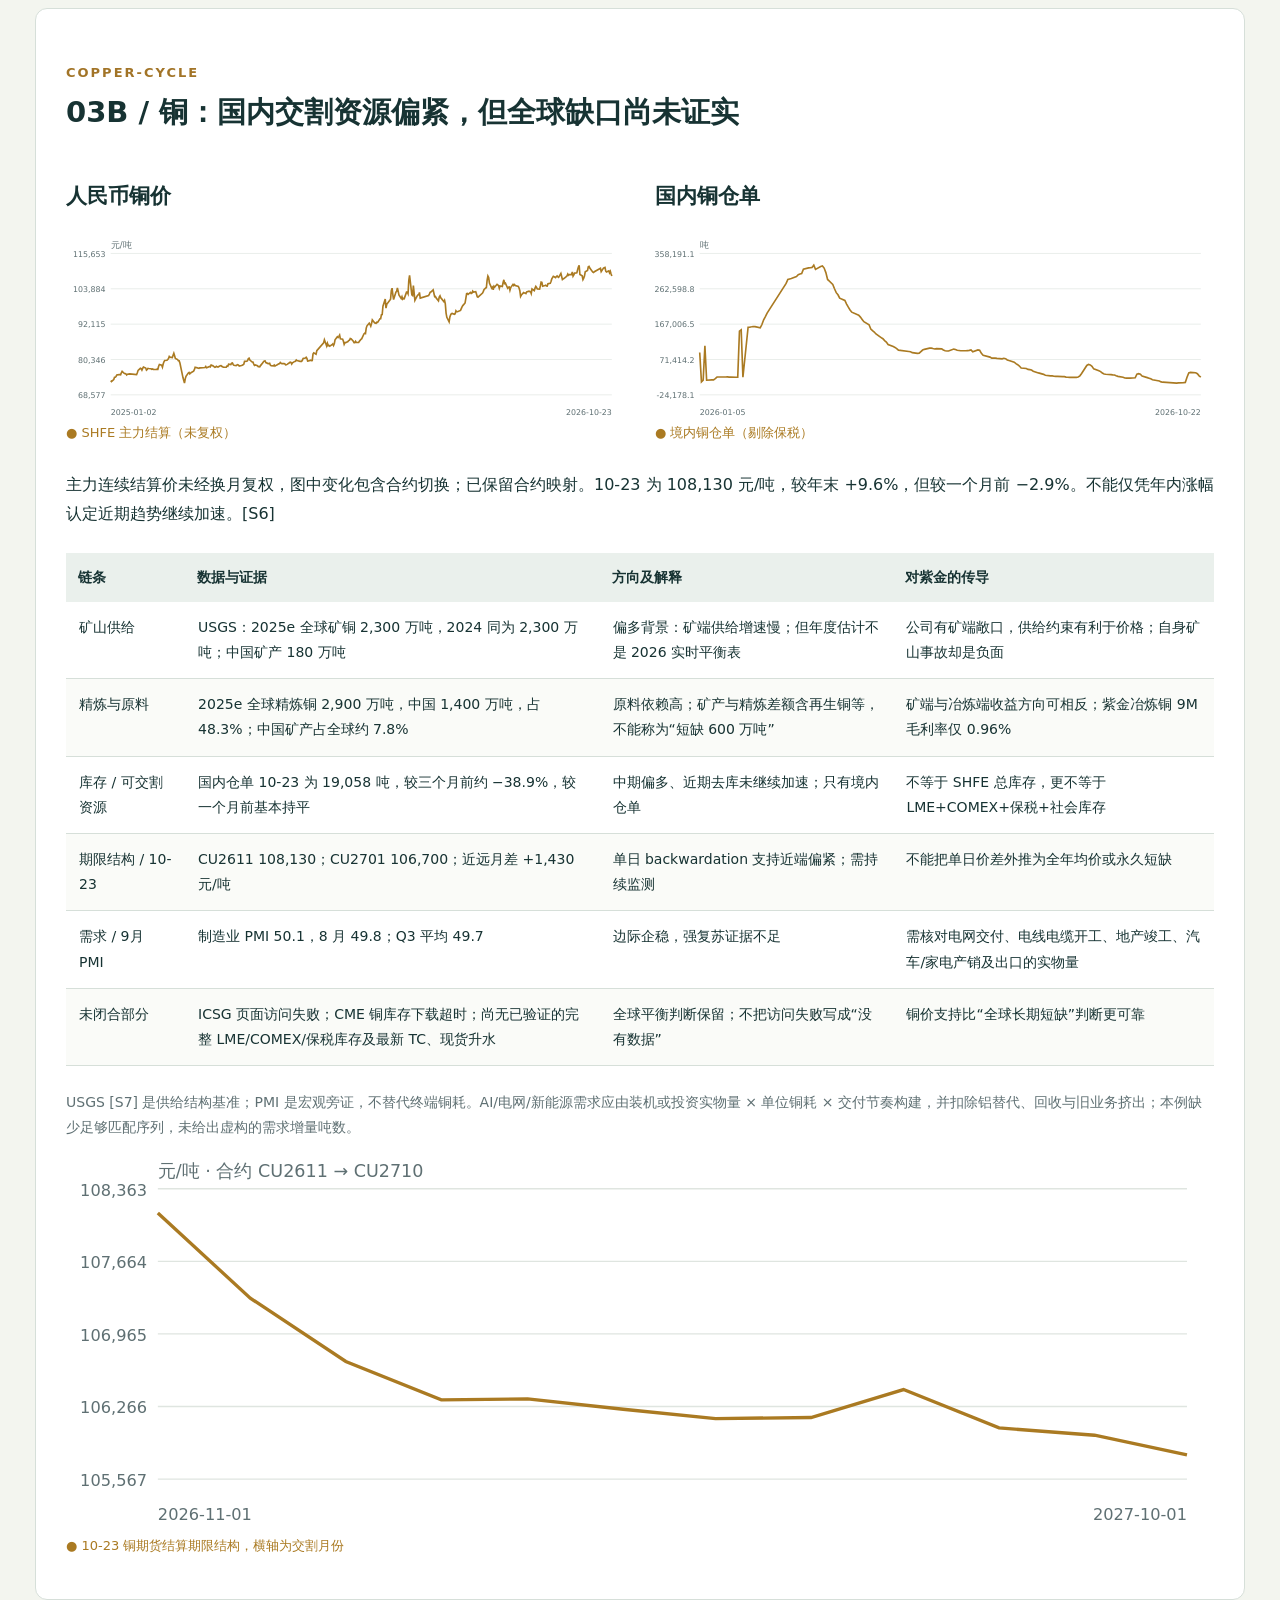
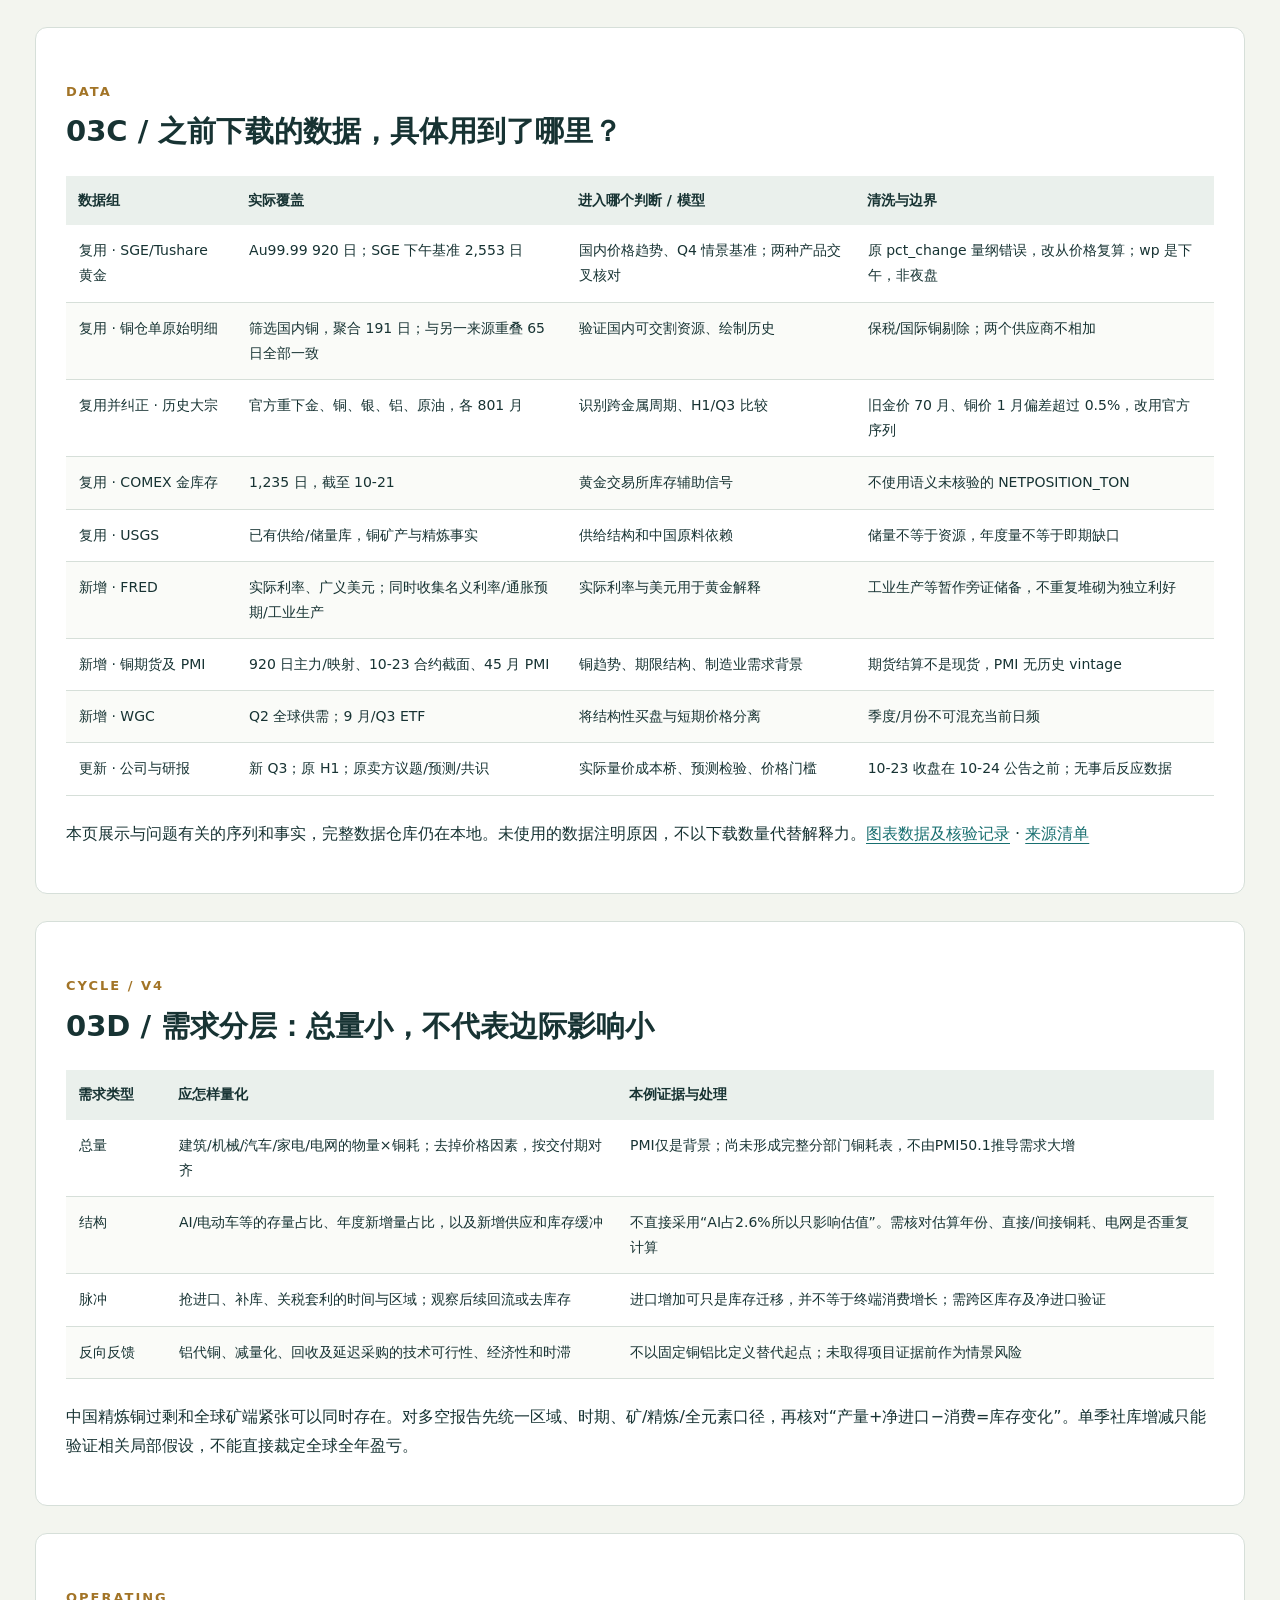
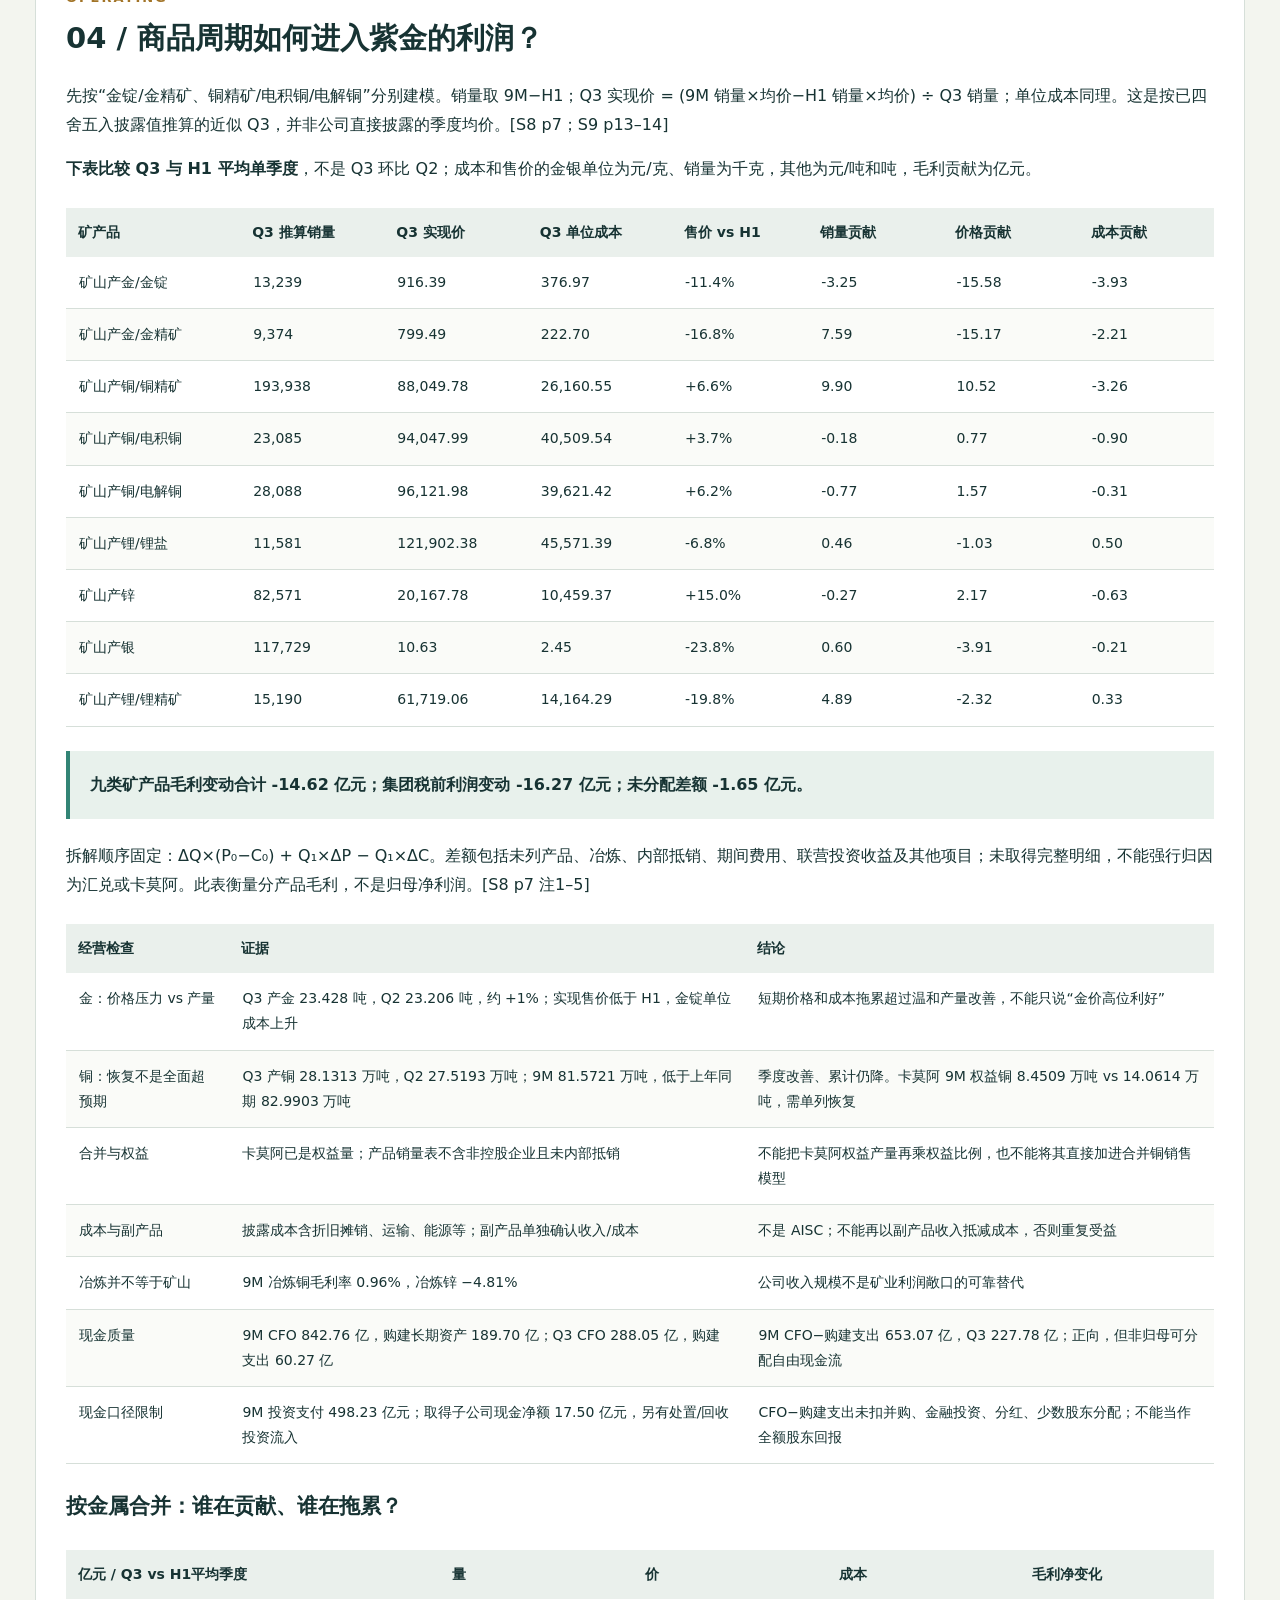
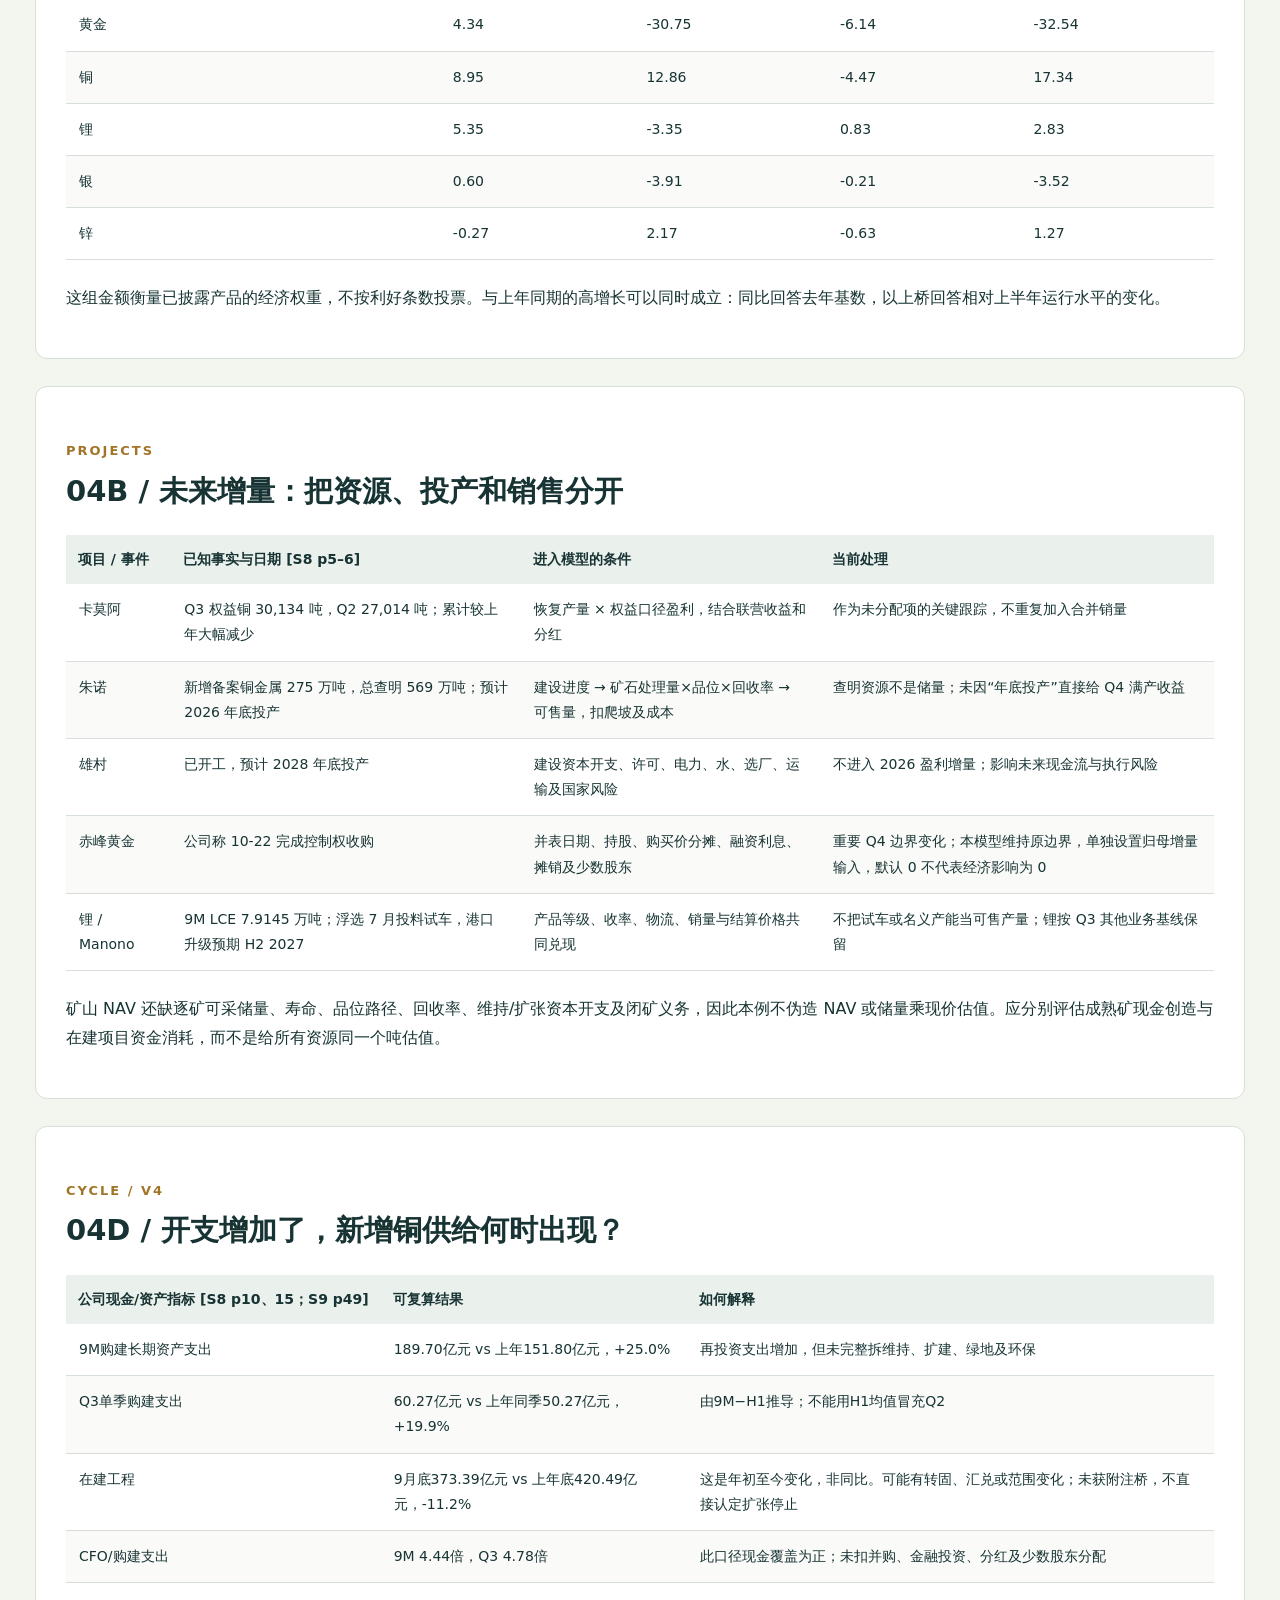
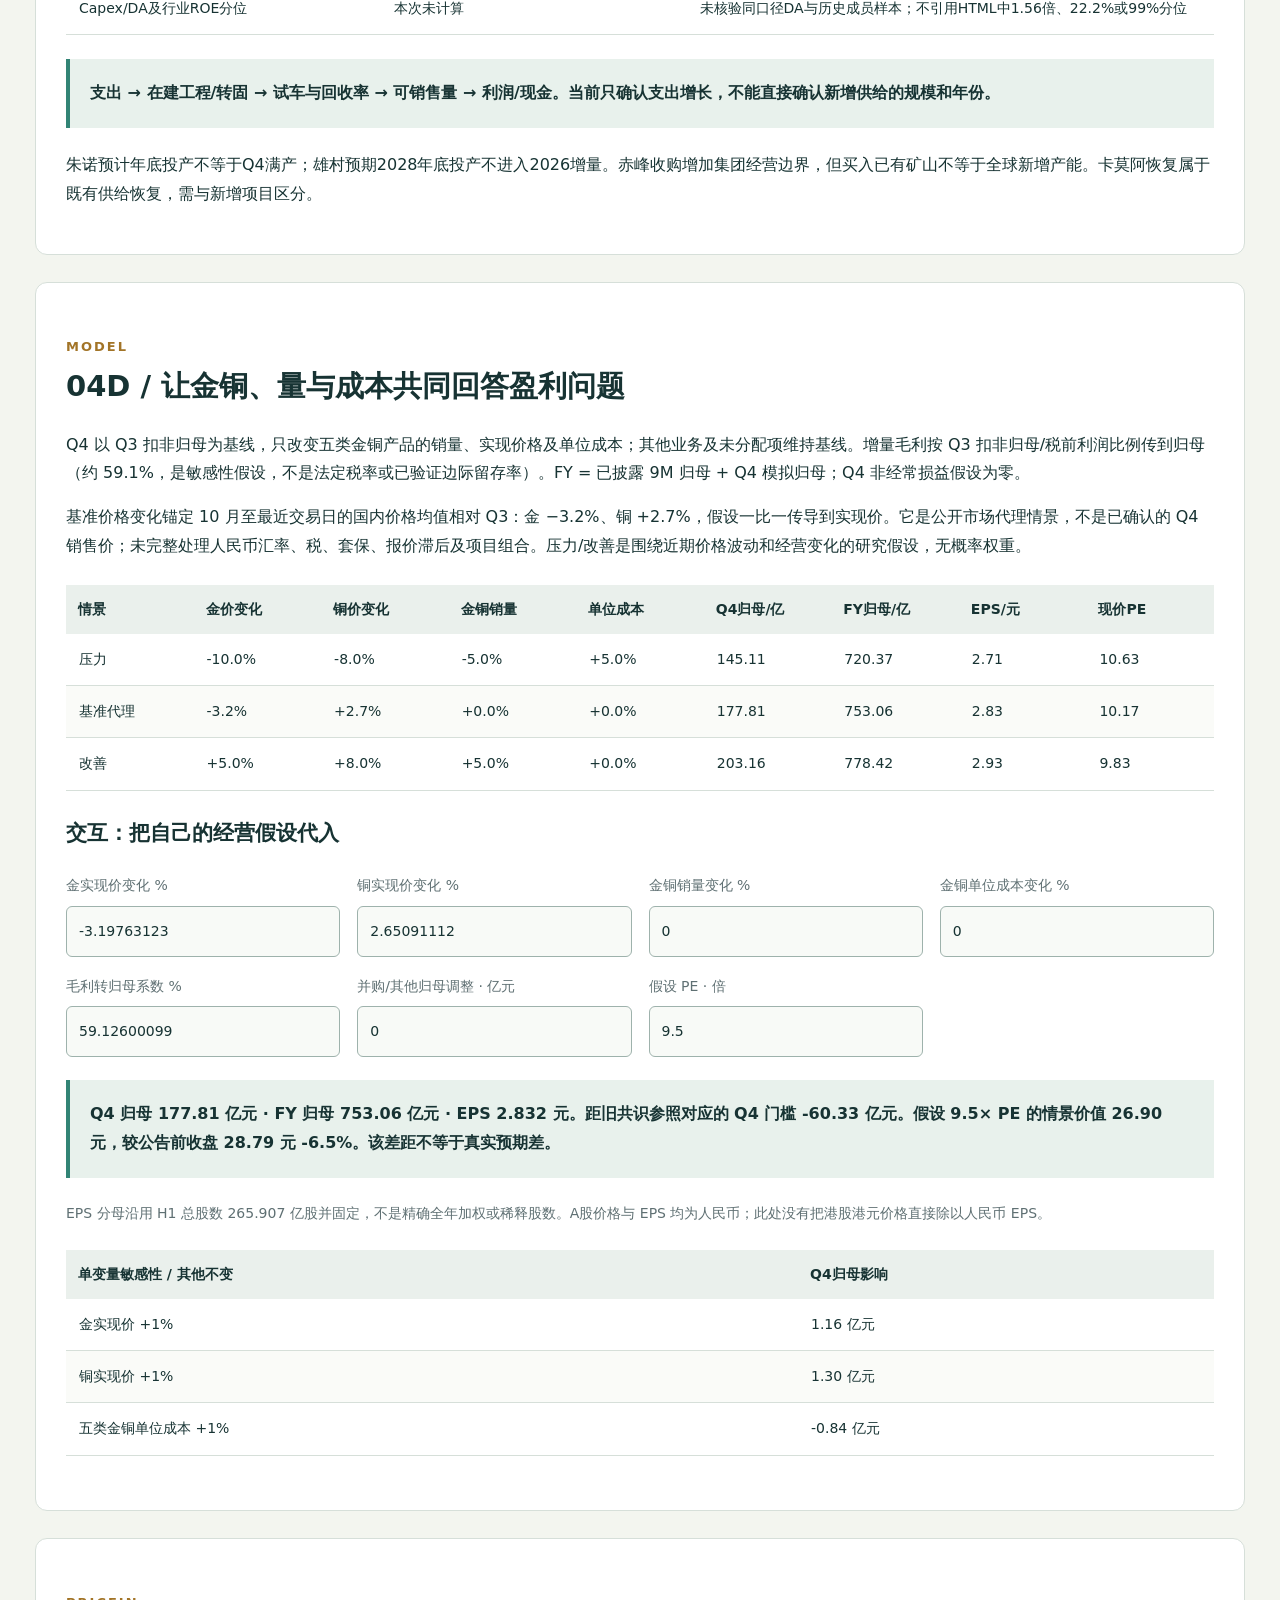
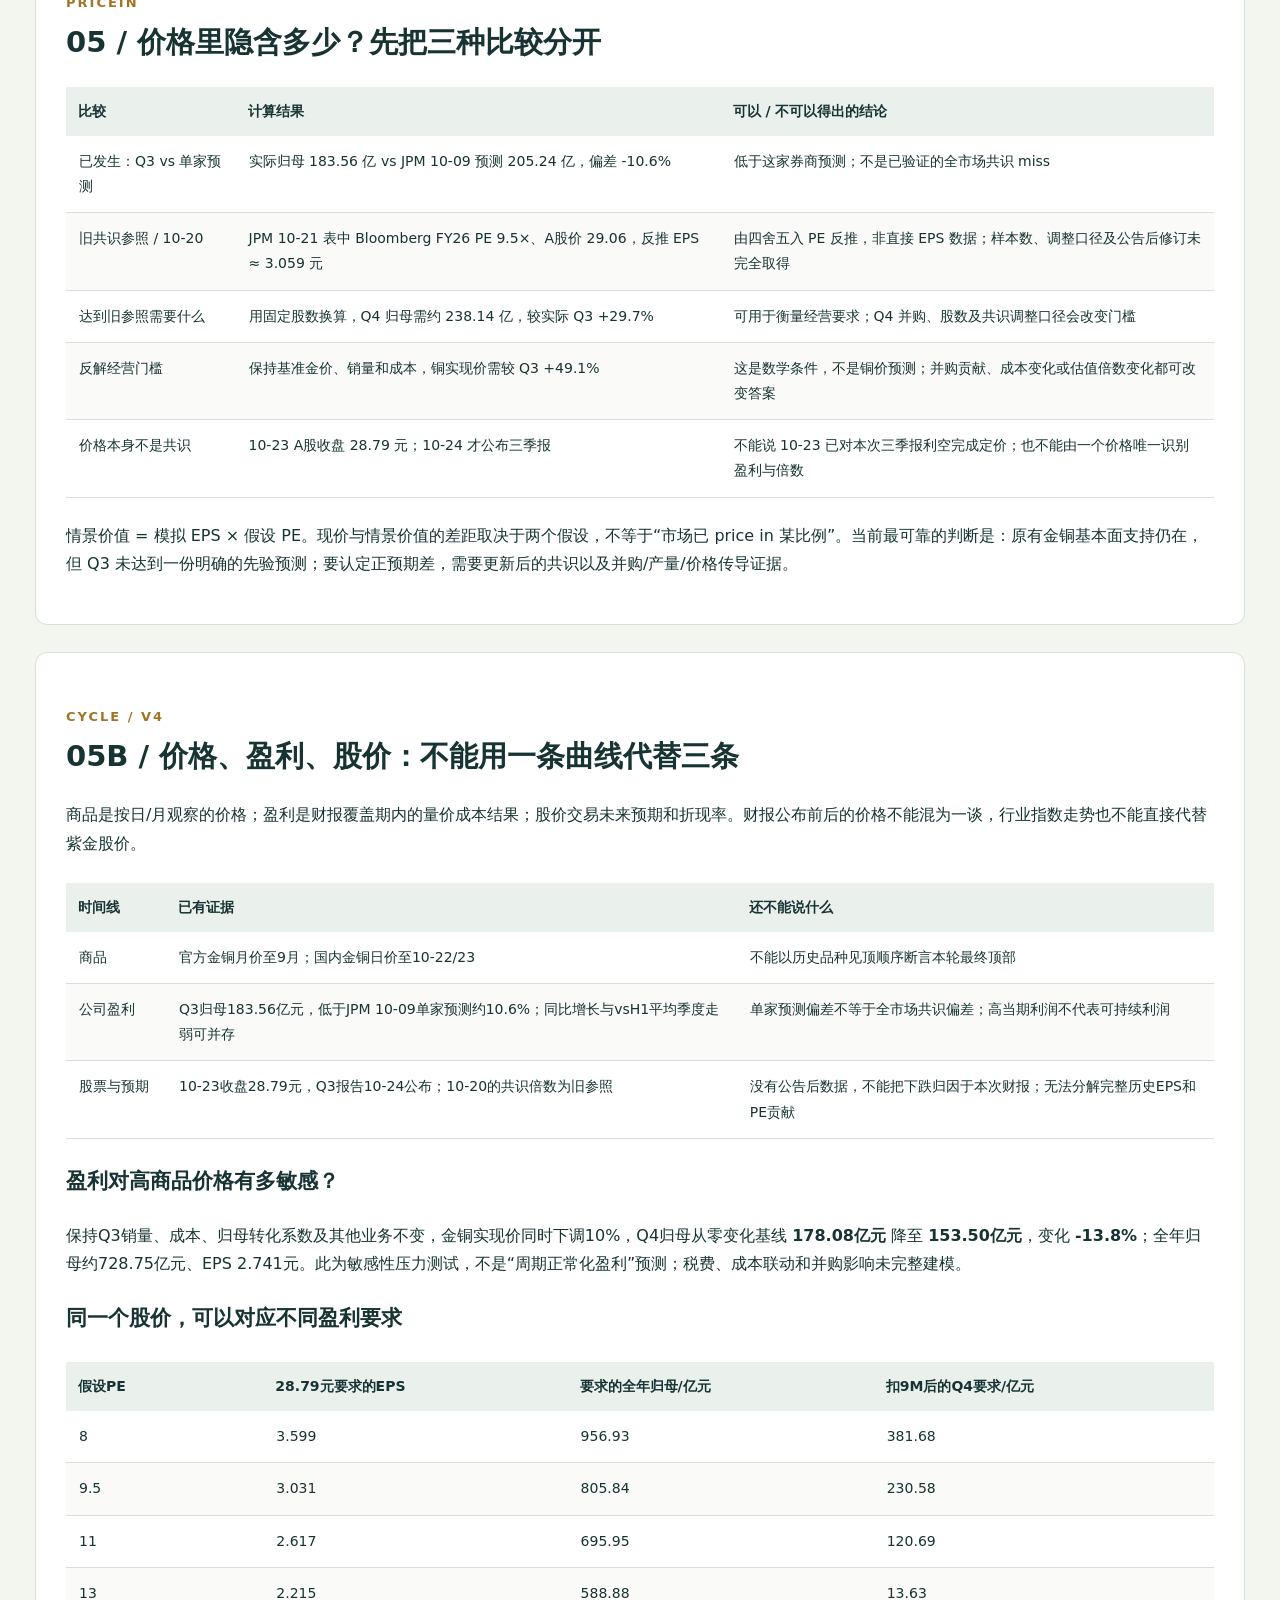
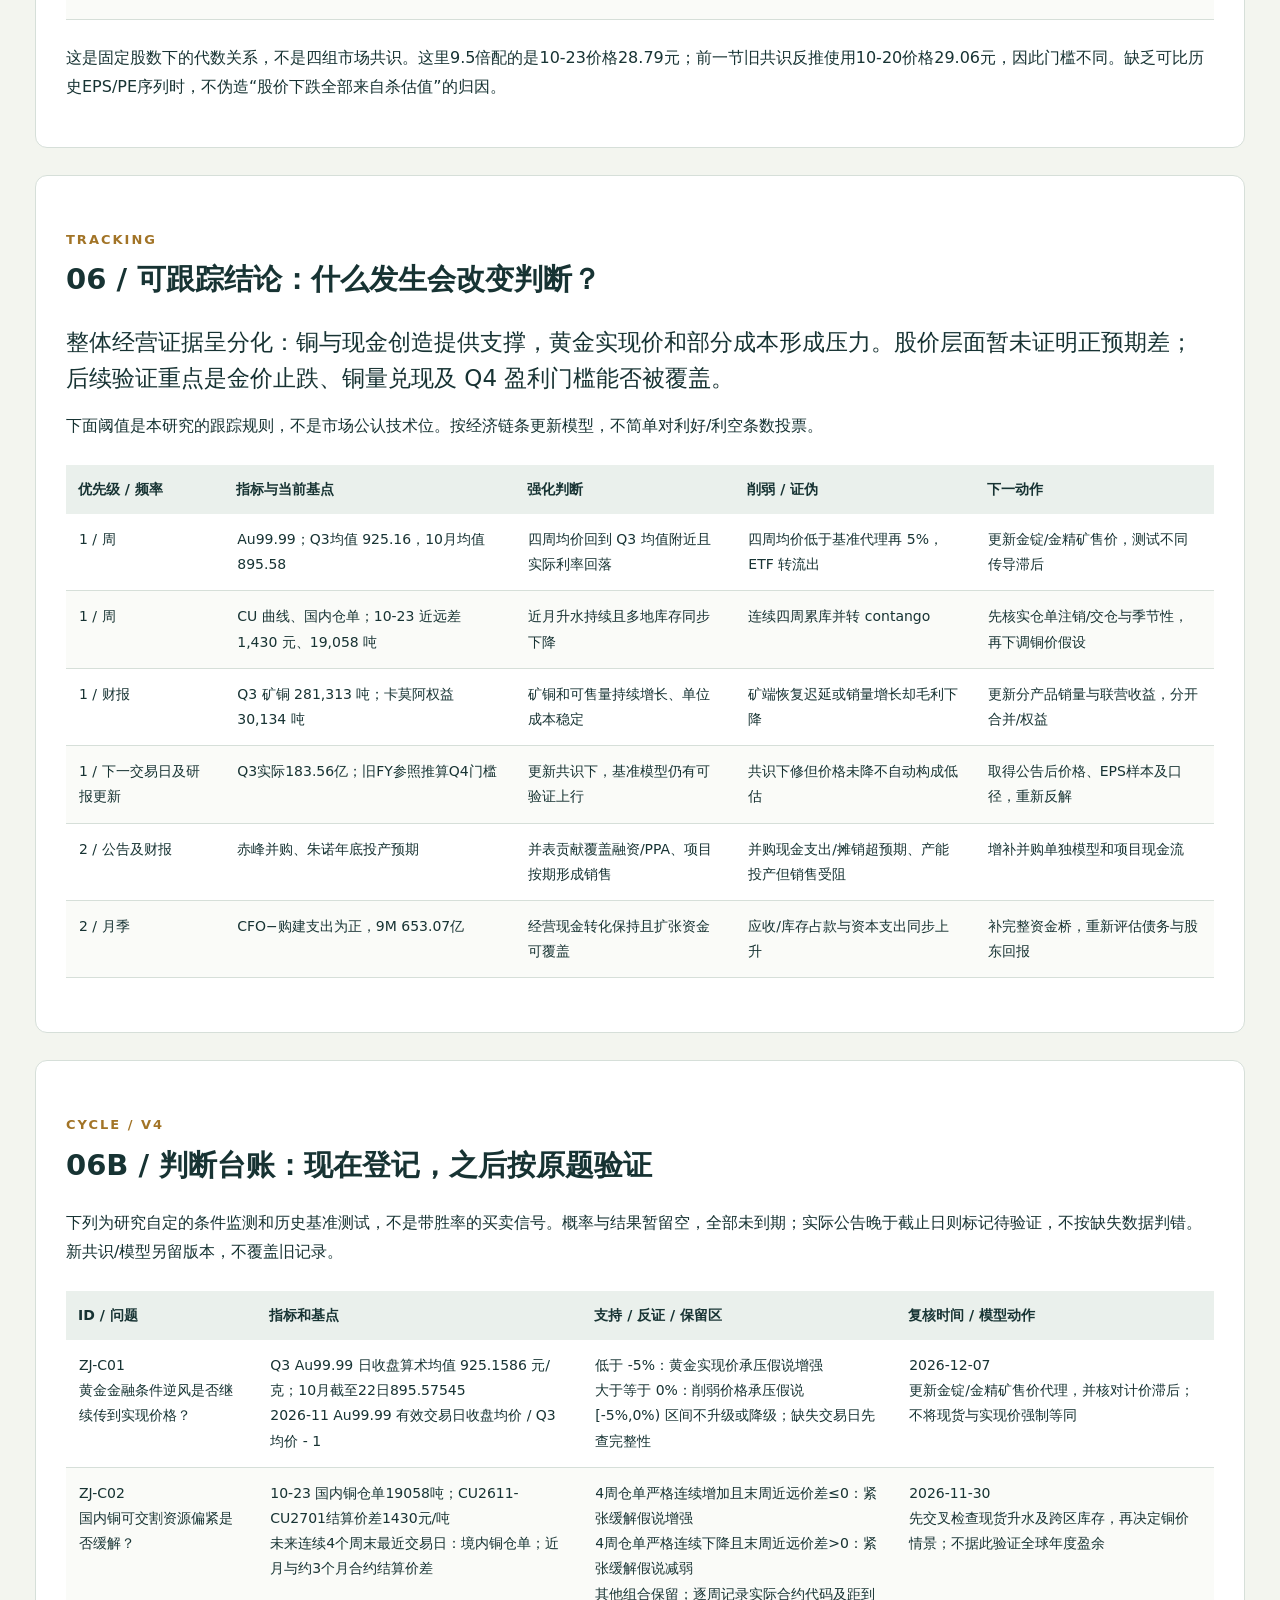
<file: nonferrous.html>
<!DOCTYPE html>

<html lang="zh-CN"><head><meta charset="utf-8"/><meta content="width=device-width,initial-scale=1" name="viewport"/><title>紫金矿业：周期位置、盈利门槛与判断台账 · FREERIDE V4</title><link href="nonferrous-depth.css" rel="stylesheet"/></head><body><header><a href="index.html">← FREERIDE AI 研究案例</a><div class="kicker">NONFERROUS / COMMODITY FIRST / V4</div><h1>紫金矿业<br/><span>先看金铜周期，再看公司能赚到多少。</span></h1><p>金属走势 · 黄金金融需求 · 铜供需与库存 · 量价成本桥 · 盈利预期差</p><p class="note">财务更新至 2026Q3 · 报告公布 10-24 · 最新股价 10-23（公告前） · 共识参照 10-20</p></header><nav><a href="#question">核心问题</a><a href="#regime">大宗周期</a><a href="#gold-cycle">黄金</a><a href="#copper-cycle">铜</a><a href="#data">数据用途</a><a href="#operating">经营桥</a><a href="#model">模型</a><a href="#pricein">Price in</a><a href="#tracking">跟踪</a><a href="#cycle-position">周期位置</a><a href="#capital-cycle">资本响应</a><a href="#judgment-ledger">判断台账</a></nav><main><section id="question"><div class="kicker">QUESTION</div><h2>01 / 市场到底在争论什么？</h2><p class="lead">金铜走势分化后，紫金的铜量增长、成本控制及新项目，能否抵消黄金回落，并达到股价所要求的盈利？</p><p>问题来源：JPM 10-07 客户营销反馈将紫金列为高关注公司，讨论金铜价格、库存与增量；10-09 的三季度预览给出归母利润预测；10-21 报告列示市场估值参照。上述是有出处的市场议题；“金铜分化后能否达到盈利门槛”是结合新数据的研究归纳，不冒充市场一致观点。[S10]</p><div class="table"><table><thead><tr><th>分问题</th><th>要回答的逻辑</th><th>当前判定</th></tr></thead><tbody><tr><td>Q1 金铜是否同向？</td><td>利率/美元/投资需求决定黄金；铜还要看矿端、库存、需求与期限结构</td><td>不同向。黄金短期承压；铜国内现货可交割资源有偏紧信号</td></tr><tr><td>Q2 商品利好能否落到公司？</td><td>基准价格 → 实现售价 → 销量/成本 → 产品毛利 → 税及少数股东 → 归母</td><td>铜改善，金拖累；不能直接用商品涨幅推 EPS</td></tr><tr><td>Q3 好经营是否已被计价？</td><td>三季度实际 vs 有日期预测；未来利润门槛 vs 可实现经营假设</td><td>Q3 低于单家券商预测，尚不能认定正预期差</td></tr></tbody></table></div></section><section id="regime"><div class="kicker">REGIME</div><h2>02 / 先看整体大宗：金、铜不是同一笔交易</h2><p>图中采用同一来源、同一频率：World Bank 美元月均价，2025-01=100。用于识别周期分化，不是期货可交易回报；最新为 2026-09。银、铝作为跨金属对照，原油辅助观察能源成本压力。[S1]</p><div class="chart" id="regimeChart"></div><div class="table"><table><thead><tr><th>月均价 / 美元</th><th>2026-09</th><th>较 2025-12 月均</th><th>Q3 均价 vs H1 均价</th></tr></thead><tbody><tr><td>黄金 / 盎司</td><td>4,319.00</td><td>+0.2%</td><td>-9.1%</td></tr><tr><td>铜 / 吨</td><td>14,474.00</td><td>+22.8%</td><td>+7.8%</td></tr><tr><td>白银 / 盎司</td><td>64.60</td><td>+3.7%</td><td>-20.1%</td></tr><tr><td>铝 / 吨</td><td>3,283.00</td><td>+14.2%</td><td>-4.4%</td></tr><tr><td>原油 / 桶</td><td>102.30</td><td>+68.0%</td><td>+3.8%</td></tr></tbody></table></div><div class="callout">投资链条：全球美元商品周期 → 人民币基准及汇率/税费/计价期 → 公司金锭、精矿、电积铜等实现售价 → 销量与单位成本 → 毛利 → 集团利润与现金流。每一箭头都需要验证。</div><p>美元月价与人民币日价不在同一计价时间和产品口径，不能据两者差异直接计算进口溢价。铜精矿低 TC 往往利好矿端、压缩冶炼端；金铜价格上涨也可能抬高资源税、特许权费和营运资金需求。</p></section><section data-cycle-v4="1" id="cycle-position"><div class="kicker">CYCLE / V4</div><h2>02B / 周期四问：位置判断如何改变紫金研究？</h2><p class="note">框架于 2026-10-26 更新；事实沿用 10-25 资料窗口。没有新增当日行情或公告后共识。参考用户提供的《有色周期复盘看板 v2》的结构；其中行业聚合读数、顶部判定和概率未经本次独立复算，不作为本页事实。</p><div class="table"><table><thead><tr><th>四问</th><th>紫金的证据判断</th><th>对研究的影响</th></tr></thead><tbody><tr><td>是什么周期？</td><td>黄金：金融条件逆风与配置需求并存；铜：国内交割资源偏紧、制造业边际企稳。尚不足以将全行业归为单一货币周期或需求牛市</td><td>金铜分设变量，保留需求改善、供给受限、库存迁移等竞争解释</td></tr><tr><td>现在在哪里？</td><td>金价Q3较H1走弱；铜价Q3较H1走强；紫金Q3税前利润低于H1平均季度。没有核验完整行业历史分位和股价周期</td><td>可确认价格/经营分化，不能据此确认股票一顶、二顶或行业利润99%分位</td></tr><tr><td>供需怎么走？</td><td>公司购建投入增加、在建工程较年初下降，朱诺和其他项目按不同年份兑现；国内铜仓单偏紧但全球平衡未闭合</td><td>逐项目核实转固、爬坡和销量，不把开支增速直接换成铜产量增速</td></tr><tr><td>怎样传导与证伪？</td><td>金铜实现价→产品毛利→归母；旧盈利参照仍有门槛，且赤峰并购改变Q4边界</td><td>下方台账给支持、反证、中间区和验证时点；新证据更新模型而非事后改写判断</td></tr></tbody></table></div><h3>位置仪表：不给没有历史样本的“分位”</h3><div class="table"><table><thead><tr><th>维度</th><th>当前读数 / 方向</th><th>验证程度</th><th>模型用途</th></tr></thead><tbody><tr><td>价格/利润</td><td>Q3金价弱、铜价强；九产品毛利vsH1平均季度−14.62亿元</td><td>价格与披露经营桥可复算；无中周期盈利估计</td><td>用分金属敏感性衡量周期高价依赖</td></tr><tr><td>供给响应</td><td>9M购建支出同比+25.0%；在建工程较年初-11.2%</td><td>公司口径；并非全球或156家行业样本</td><td>建项目投资→投产→销量桥</td></tr><tr><td>需求/库存</td><td>境内铜仓单19058吨；制造业PMI 50.1</td><td>局部紧张与边际企稳；无完整终端物量平衡</td><td>保留供给紧与需求弱同时存在的情景</td></tr><tr><td>市场定价</td><td>公告前A股28.79元；10-20旧共识PE参照9.5倍</td><td>价格与预测日期不同；缺公告后共识及完整EPS/PE时间序列</td><td>条件反解，不宣称估值底或真实胜率</td></tr><tr><td>宏观金融</td><td>10-22十年TIPS 2.64%，较年末+71bp；美元走强</td><td>已取得观测；因果贡献未单独估计</td><td>作为黄金情景依据，不由利率单变量给金价目标</td></tr></tbody></table></div></section><section id="gold-cycle"><div class="kicker">GOLD-CYCLE</div><h2>03A / 黄金：结构性买盘仍在，短期金融条件逆风</h2><div class="grid"><div><h3>人民币黄金与实际利率</h3><div class="chart" id="goldChart"></div><div class="chart" id="rateChart"></div></div><div><h3>判断：短期承压，中期支撑有证据</h3><p>Au99.99 10-22 收盘 880.3 元/克，较 2025 年末 −9.7%；Q3 均价 925.16，10 月截至 22 日均价 895.58，较 Q3 −3.2%。国内价格更接近人民币经营模型，但仍不等于公司结算价格。[S6]</p><p>10 年 TIPS 实际收益率 10-22 为 2.64%，较年末上升 71bp；广义贸易加权美元指数 10-16 较年末 +1.4%。二者增加无息黄金的机会成本及美元计价压力。它们是解释变量，不能单独推出金价目标。[S2–3]</p></div></div><div class="table"><table><thead><tr><th>驱动与时点</th><th>事实</th><th>对黄金方向 / 为什么</th><th>不能据此推断</th></tr></thead><tbody><tr><td>ETF / Q3、9月</td><td>Q3 增持 211 吨、流入 310 亿美元；9 月增持 67 吨，持仓 4,256 吨</td><td>利好：可观察的投资配置需求</td><td>9 月 AUM 下降约 7%：持仓增加不保证价格上涨；资金流和价格存在双向作用</td></tr><tr><td>央行 / Q2</td><td>购金 288.9 吨，较上年同期约 +62%；Q1 为 56.5 吨</td><td>中期利好：储备配置需求</td><td>Q1 有修订，不能将一个季度年化或声称 Q3 仍按同速买入</td></tr><tr><td>实物需求 / Q2</td><td>金条金币 307.1 吨；珠宝消费 278.2 吨，同比 −17%</td><td>投资支撑、消费承压，方向分化</td><td>高价下珠宝需求有价格弹性，不能只挑投资买盘</td></tr><tr><td>供应 / Q2</td><td>矿产 965.6 吨，同比 +2%；回收 326.1 吨，同比 −6%</td><td>矿产增加偏空，回收下降偏多</td><td>总供需表中的 OTC/其他含平衡项，总量相等不是已验证缺口</td></tr><tr><td>库存 / 10-21</td><td>复用 COMEX 金库存 726.05 吨，较年末 −35.6%</td><td>交易所可见存量下降，辅助偏多</td><td>不是全球黄金库存，也不是 ETF；跨库迁移可改变库存</td></tr><tr><td>关键空白</td><td>未获得最新 CFTC 拥挤度、期权偏度、完整央行 Q3 购买量</td><td>降低对短期价格方向的置信度</td><td>不以“避险”叙事补齐缺失数据</td></tr></tbody></table></div><p class="note">WGC 来源为 S4、S5。黄金看多的强化条件：实际利率转降且 ETF 吨位持续增加；若实际利率维持高位、ETF 转流出，则现有结构性需求不足以支持短期价格回升判断。这里没有把相关性当作因果回归。</p></section><section id="copper-cycle"><div class="kicker">COPPER-CYCLE</div><h2>03B / 铜：国内交割资源偏紧，但全球缺口尚未证实</h2><div class="grid"><div><h3>人民币铜价</h3><div class="chart" id="copperChart"></div></div><div><h3>国内铜仓单</h3><div class="chart" id="inventoryChart"></div></div></div><p>主力连续结算价未经换月复权，图中变化包含合约切换；已保留合约映射。10-23 为 108,130 元/吨，较年末 +9.6%，但较一个月前 −2.9%。不能仅凭年内涨幅认定近期趋势继续加速。[S6]</p><div class="table"><table><thead><tr><th>链条</th><th>数据与证据</th><th>方向及解释</th><th>对紫金的传导</th></tr></thead><tbody><tr><td>矿山供给</td><td>USGS：2025e 全球矿铜 2,300 万吨，2024 同为 2,300 万吨；中国矿产 180 万吨</td><td>偏多背景：矿端供给增速慢；但年度估计不是 2026 实时平衡表</td><td>公司有矿端敞口，供给约束有利于价格；自身矿山事故却是负面</td></tr><tr><td>精炼与原料</td><td>2025e 全球精炼铜 2,900 万吨，中国 1,400 万吨，占 48.3%；中国矿产占全球约 7.8%</td><td>原料依赖高；矿产与精炼差额含再生铜等，不能称为“短缺 600 万吨”</td><td>矿端与冶炼端收益方向可相反；紫金冶炼铜 9M 毛利率仅 0.96%</td></tr><tr><td>库存 / 可交割资源</td><td>国内仓单 10-23 为 19,058 吨，较三个月前约 −38.9%，较一个月前基本持平</td><td>中期偏多、近期去库未继续加速；只有境内仓单</td><td>不等于 SHFE 总库存，更不等于 LME+COMEX+保税+社会库存</td></tr><tr><td>期限结构 / 10-23</td><td>CU2611 108,130；CU2701 106,700；近远月差 +1,430 元/吨</td><td>单日 backwardation 支持近端偏紧；需持续监测</td><td>不能把单日价差外推为全年均价或永久短缺</td></tr><tr><td>需求 / 9月 PMI</td><td>制造业 PMI 50.1，8 月 49.8；Q3 平均 49.7</td><td>边际企稳，强复苏证据不足</td><td>需核对电网交付、电线电缆开工、地产竣工、汽车/家电产销及出口的实物量</td></tr><tr><td>未闭合部分</td><td>ICSG 页面访问失败；CME 铜库存下载超时；尚无已验证的完整 LME/COMEX/保税库存及最新 TC、现货升水</td><td>全球平衡判断保留；不把访问失败写成“没有数据”</td><td>铜价支持比“全球长期短缺”判断更可靠</td></tr></tbody></table></div><p class="note">USGS [S7] 是供给结构基准；PMI 是宏观旁证，不替代终端铜耗。AI/电网/新能源需求应由装机或投资实物量 × 单位铜耗 × 交付节奏构建，并扣除铝替代、回收与旧业务挤出；本例缺少足够匹配序列，未给出虚构的需求增量吨数。</p><div class="chart" id="curveChart"></div></section><section id="data"><div class="kicker">DATA</div><h2>03C / 之前下载的数据，具体用到了哪里？</h2><div class="table"><table><thead><tr><th>数据组</th><th>实际覆盖</th><th>进入哪个判断 / 模型</th><th>清洗与边界</th></tr></thead><tbody><tr><td>复用 · SGE/Tushare 黄金</td><td>Au99.99 920 日；SGE 下午基准 2,553 日</td><td>国内价格趋势、Q4 情景基准；两种产品交叉核对</td><td>原 pct_change 量纲错误，改从价格复算；wp 是下午，非夜盘</td></tr><tr><td>复用 · 铜仓单原始明细</td><td>筛选国内铜，聚合 191 日；与另一来源重叠 65 日全部一致</td><td>验证国内可交割资源、绘制历史</td><td>保税/国际铜剔除；两个供应商不相加</td></tr><tr><td>复用并纠正 · 历史大宗</td><td>官方重下金、铜、银、铝、原油，各 801 月</td><td>识别跨金属周期、H1/Q3 比较</td><td>旧金价 70 月、铜价 1 月偏差超过 0.5%，改用官方序列</td></tr><tr><td>复用 · COMEX 金库存</td><td>1,235 日，截至 10-21</td><td>黄金交易所库存辅助信号</td><td>不使用语义未核验的 NETPOSITION_TON</td></tr><tr><td>复用 · USGS</td><td>已有供给/储量库，铜矿产与精炼事实</td><td>供给结构和中国原料依赖</td><td>储量不等于资源，年度量不等于即期缺口</td></tr><tr><td>新增 · FRED</td><td>实际利率、广义美元；同时收集名义利率/通胀预期/工业生产</td><td>实际利率与美元用于黄金解释</td><td>工业生产等暂作旁证储备，不重复堆砌为独立利好</td></tr><tr><td>新增 · 铜期货及 PMI</td><td>920 日主力/映射、10-23 合约截面、45 月 PMI</td><td>铜趋势、期限结构、制造业需求背景</td><td>期货结算不是现货，PMI 无历史 vintage</td></tr><tr><td>新增 · WGC</td><td>Q2 全球供需；9 月/Q3 ETF</td><td>将结构性买盘与短期价格分离</td><td>季度/月份不可混充当前日频</td></tr><tr><td>更新 · 公司与研报</td><td>新 Q3；原 H1；原卖方议题/预测/共识</td><td>实际量价成本桥、预测检验、价格门槛</td><td>10-23 收盘在 10-24 公告之前；无事后反应数据</td></tr></tbody></table></div><p>本页展示与问题有关的序列和事实，完整数据仓库仍在本地。未使用的数据注明原因，不以下载数量代替解释力。<a href="depth_chart_data.json">图表数据及核验记录</a> · <a href="depth_sources.json">来源清单</a></p></section><section data-cycle-v4="1" id="marginal-demand"><div class="kicker">CYCLE / V4</div><h2>03D / 需求分层：总量小，不代表边际影响小</h2><div class="table"><table><thead><tr><th>需求类型</th><th>应怎样量化</th><th>本例证据与处理</th></tr></thead><tbody><tr><td>总量</td><td>建筑/机械/汽车/家电/电网的物量×铜耗；去掉价格因素，按交付期对齐</td><td>PMI仅是背景；尚未形成完整分部门铜耗表，不由PMI50.1推导需求大增</td></tr><tr><td>结构</td><td>AI/电动车等的存量占比、年度新增量占比，以及新增供应和库存缓冲</td><td>不直接采用“AI占2.6%所以只影响估值”。需核对估算年份、直接/间接铜耗、电网是否重复计算</td></tr><tr><td>脉冲</td><td>抢进口、补库、关税套利的时间与区域；观察后续回流或去库存</td><td>进口增加可只是库存迁移，并不等于终端消费增长；需跨区库存及净进口验证</td></tr><tr><td>反向反馈</td><td>铝代铜、减量化、回收及延迟采购的技术可行性、经济性和时滞</td><td>不以固定铜铝比定义替代起点；未取得项目证据前作为情景风险</td></tr></tbody></table></div><p>中国精炼铜过剩和全球矿端紧张可以同时存在。对多空报告先统一区域、时期、矿/精炼/全元素口径，再核对“产量+净进口−消费=库存变化”。单季社库增减只能验证相关局部假设，不能直接裁定全球全年盈亏。</p></section><section id="operating"><div class="kicker">OPERATING</div><h2>04 / 商品周期如何进入紫金的利润？</h2><p>先按“金锭/金精矿、铜精矿/电积铜/电解铜”分别建模。销量取 9M−H1；Q3 实现价 = (9M 销量×均价−H1 销量×均价) ÷ Q3 销量；单位成本同理。这是按已四舍五入披露值推算的近似 Q3，并非公司直接披露的季度均价。[S8 p7；S9 p13–14]</p><p><b>下表比较 Q3 与 H1 平均单季度</b>，不是 Q3 环比 Q2；成本和售价的金银单位为元/克、销量为千克，其他为元/吨和吨，毛利贡献为亿元。</p><div class="table"><table><thead><tr><th>矿产品</th><th>Q3 推算销量</th><th>Q3 实现价</th><th>Q3 单位成本</th><th>售价 vs H1</th><th>销量贡献</th><th>价格贡献</th><th>成本贡献</th></tr></thead><tbody><tr><td>矿山产金/金锭</td><td>13,239</td><td>916.39</td><td>376.97</td><td>-11.4%</td><td>-3.25</td><td>-15.58</td><td>-3.93</td></tr><tr><td>矿山产金/金精矿</td><td>9,374</td><td>799.49</td><td>222.70</td><td>-16.8%</td><td>7.59</td><td>-15.17</td><td>-2.21</td></tr><tr><td>矿山产铜/铜精矿</td><td>193,938</td><td>88,049.78</td><td>26,160.55</td><td>+6.6%</td><td>9.90</td><td>10.52</td><td>-3.26</td></tr><tr><td>矿山产铜/电积铜</td><td>23,085</td><td>94,047.99</td><td>40,509.54</td><td>+3.7%</td><td>-0.18</td><td>0.77</td><td>-0.90</td></tr><tr><td>矿山产铜/电解铜</td><td>28,088</td><td>96,121.98</td><td>39,621.42</td><td>+6.2%</td><td>-0.77</td><td>1.57</td><td>-0.31</td></tr><tr><td>矿山产锂/锂盐</td><td>11,581</td><td>121,902.38</td><td>45,571.39</td><td>-6.8%</td><td>0.46</td><td>-1.03</td><td>0.50</td></tr><tr><td>矿山产锌</td><td>82,571</td><td>20,167.78</td><td>10,459.37</td><td>+15.0%</td><td>-0.27</td><td>2.17</td><td>-0.63</td></tr><tr><td>矿山产银</td><td>117,729</td><td>10.63</td><td>2.45</td><td>-23.8%</td><td>0.60</td><td>-3.91</td><td>-0.21</td></tr><tr><td>矿山产锂/锂精矿</td><td>15,190</td><td>61,719.06</td><td>14,164.29</td><td>-19.8%</td><td>4.89</td><td>-2.32</td><td>0.33</td></tr></tbody></table></div><div class="callout">九类矿产品毛利变动合计 -14.62 亿元；集团税前利润变动 -16.27 亿元；未分配差额 -1.65 亿元。</div><p>拆解顺序固定：ΔQ×(P₀−C₀) + Q₁×ΔP − Q₁×ΔC。差额包括未列产品、冶炼、内部抵销、期间费用、联营投资收益及其他项目；未取得完整明细，不能强行归因为汇兑或卡莫阿。此表衡量分产品毛利，不是归母净利润。[S8 p7 注1–5]</p><div class="table"><table><thead><tr><th>经营检查</th><th>证据</th><th>结论</th></tr></thead><tbody><tr><td>金：价格压力 vs 产量</td><td>Q3 产金 23.428 吨，Q2 23.206 吨，约 +1%；实现售价低于 H1，金锭单位成本上升</td><td>短期价格和成本拖累超过温和产量改善，不能只说“金价高位利好”</td></tr><tr><td>铜：恢复不是全面超预期</td><td>Q3 产铜 28.1313 万吨，Q2 27.5193 万吨；9M 81.5721 万吨，低于上年同期 82.9903 万吨</td><td>季度改善、累计仍降。卡莫阿 9M 权益铜 8.4509 万吨 vs 14.0614 万吨，需单列恢复</td></tr><tr><td>合并与权益</td><td>卡莫阿已是权益量；产品销量表不含非控股企业且未内部抵销</td><td>不能把卡莫阿权益产量再乘权益比例，也不能将其直接加进合并铜销售模型</td></tr><tr><td>成本与副产品</td><td>披露成本含折旧摊销、运输、能源等；副产品单独确认收入/成本</td><td>不是 AISC；不能再以副产品收入抵减成本，否则重复受益</td></tr><tr><td>冶炼并不等于矿山</td><td>9M 冶炼铜毛利率 0.96%，冶炼锌 −4.81%</td><td>公司收入规模不是矿业利润敞口的可靠替代</td></tr><tr><td>现金质量</td><td>9M CFO 842.76 亿，购建长期资产 189.70 亿；Q3 CFO 288.05 亿，购建支出 60.27 亿</td><td>9M CFO−购建支出 653.07 亿，Q3 227.78 亿；正向，但非归母可分配自由现金流</td></tr><tr><td>现金口径限制</td><td>9M 投资支付 498.23 亿元；取得子公司现金净额 17.50 亿元，另有处置/回收投资流入</td><td>CFO−购建支出未扣并购、金融投资、分红、少数股东分配；不能当作全额股东回报</td></tr></tbody></table></div><h3>按金属合并：谁在贡献、谁在拖累？</h3><div class="table"><table><thead><tr><th>亿元 / Q3 vs H1平均季度</th><th>量</th><th>价</th><th>成本</th><th>毛利净变化</th></tr></thead><tbody><tr><td>黄金</td><td>4.34</td><td>-30.75</td><td>-6.14</td><td>-32.54</td></tr><tr><td>铜</td><td>8.95</td><td>12.86</td><td>-4.47</td><td>17.34</td></tr><tr><td>锂</td><td>5.35</td><td>-3.35</td><td>0.83</td><td>2.83</td></tr><tr><td>银</td><td>0.60</td><td>-3.91</td><td>-0.21</td><td>-3.52</td></tr><tr><td>锌</td><td>-0.27</td><td>2.17</td><td>-0.63</td><td>1.27</td></tr></tbody></table></div><p>这组金额衡量已披露产品的经济权重，不按利好条数投票。与上年同期的高增长可以同时成立：同比回答去年基数，以上桥回答相对上半年运行水平的变化。</p></section><section id="projects"><div class="kicker">PROJECTS</div><h2>04B / 未来增量：把资源、投产和销售分开</h2><div class="table"><table><thead><tr><th>项目 / 事件</th><th>已知事实与日期 [S8 p5–6]</th><th>进入模型的条件</th><th>当前处理</th></tr></thead><tbody><tr><td>卡莫阿</td><td>Q3 权益铜 30,134 吨，Q2 27,014 吨；累计较上年大幅减少</td><td>恢复产量 × 权益口径盈利，结合联营收益和分红</td><td>作为未分配项的关键跟踪，不重复加入合并销量</td></tr><tr><td>朱诺</td><td>新增备案铜金属 275 万吨，总查明 569 万吨；预计 2026 年底投产</td><td>建设进度 → 矿石处理量×品位×回收率 → 可售量，扣爬坡及成本</td><td>查明资源不是储量；未因“年底投产”直接给 Q4 满产收益</td></tr><tr><td>雄村</td><td>已开工，预计 2028 年底投产</td><td>建设资本开支、许可、电力、水、选厂、运输及国家风险</td><td>不进入 2026 盈利增量；影响未来现金流与执行风险</td></tr><tr><td>赤峰黄金</td><td>公司称 10-22 完成控制权收购</td><td>并表日期、持股、购买价分摊、融资利息、摊销及少数股东</td><td>重要 Q4 边界变化；本模型维持原边界，单独设置归母增量输入，默认 0 不代表经济影响为 0</td></tr><tr><td>锂 / Manono</td><td>9M LCE 7.9145 万吨；浮选 7 月投料试车，港口升级预期 H2 2027</td><td>产品等级、收率、物流、销量与结算价格共同兑现</td><td>不把试车或名义产能当可售产量；锂按 Q3 其他业务基线保留</td></tr></tbody></table></div><p>矿山 NAV 还缺逐矿可采储量、寿命、品位路径、回收率、维持/扩张资本开支及闭矿义务，因此本例不伪造 NAV 或储量乘现价估值。应分别评估成熟矿现金创造与在建项目资金消耗，而不是给所有资源同一个吨估值。</p></section><section data-cycle-v4="1" id="capital-cycle"><div class="kicker">CYCLE / V4</div><h2>04D / 开支增加了，新增铜供给何时出现？</h2><div class="table"><table><thead><tr><th>公司现金/资产指标 [S8 p10、15；S9 p49]</th><th>可复算结果</th><th>如何解释</th></tr></thead><tbody><tr><td>9M购建长期资产支出</td><td>189.70亿元 vs 上年151.80亿元，+25.0%</td><td>再投资支出增加，但未完整拆维持、扩建、绿地及环保</td></tr><tr><td>Q3单季购建支出</td><td>60.27亿元 vs 上年同季50.27亿元，+19.9%</td><td>由9M−H1推导；不能用H1均值冒充Q2</td></tr><tr><td>在建工程</td><td>9月底373.39亿元 vs 上年底420.49亿元，-11.2%</td><td>这是年初至今变化，非同比。可能有转固、汇兑或范围变化；未获附注桥，不直接认定扩张停止</td></tr><tr><td>CFO/购建支出</td><td>9M 4.44倍，Q3 4.78倍</td><td>此口径现金覆盖为正；未扣并购、金融投资、分红及少数股东分配</td></tr><tr><td>Capex/DA及行业ROE分位</td><td>本次未计算</td><td>未核验同口径DA与历史成员样本；不引用HTML中1.56倍、22.2%或99%分位</td></tr></tbody></table></div><div class="callout">支出 → 在建工程/转固 → 试车与回收率 → 可销售量 → 利润/现金。当前只确认支出增长，不能直接确认新增供给的规模和年份。</div><p>朱诺预计年底投产不等于Q4满产；雄村预期2028年底投产不进入2026增量。赤峰收购增加集团经营边界，但买入已有矿山不等于全球新增产能。卡莫阿恢复属于既有供给恢复，需与新增项目区分。</p></section><section id="model"><div class="kicker">MODEL</div><h2>04D / 让金铜、量与成本共同回答盈利问题</h2><p>Q4 以 Q3 扣非归母为基线，只改变五类金铜产品的销量、实现价格及单位成本；其他业务及未分配项维持基线。增量毛利按 Q3 扣非归母/税前利润比例传到归母（约 59.1%，是敏感性假设，不是法定税率或已验证边际留存率）。FY = 已披露 9M 归母 + Q4 模拟归母；Q4 非经常损益假设为零。</p><p>基准价格变化锚定 10 月至最近交易日的国内价格均值相对 Q3：金 −3.2%、铜 +2.7%，假设一比一传导到实现价。它是公开市场代理情景，不是已确认的 Q4 销售价；未完整处理人民币汇率、税、套保、报价滞后及项目组合。压力/改善是围绕近期价格波动和经营变化的研究假设，无概率权重。</p><div class="table"><table><thead><tr><th>情景</th><th>金价变化</th><th>铜价变化</th><th>金铜销量</th><th>单位成本</th><th>Q4归母/亿</th><th>FY归母/亿</th><th>EPS/元</th><th>现价PE</th></tr></thead><tbody><tr><td>压力</td><td>-10.0%</td><td>-8.0%</td><td>-5.0%</td><td>+5.0%</td><td>145.11</td><td>720.37</td><td>2.71</td><td>10.63</td></tr><tr><td>基准代理</td><td>-3.2%</td><td>+2.7%</td><td>+0.0%</td><td>+0.0%</td><td>177.81</td><td>753.06</td><td>2.83</td><td>10.17</td></tr><tr><td>改善</td><td>+5.0%</td><td>+8.0%</td><td>+5.0%</td><td>+0.0%</td><td>203.16</td><td>778.42</td><td>2.93</td><td>9.83</td></tr></tbody></table></div><h3>交互：把自己的经营假设代入</h3><div class="controls"><label>金实现价变化 %<input id="gold" step="0.1" type="number"/></label><label>铜实现价变化 %<input id="copper" step="0.1" type="number"/></label><label>金铜销量变化 %<input id="volume" step="1" type="number" value="0"/></label><label>金铜单位成本变化 %<input id="cost" step="1" type="number" value="0"/></label><label>毛利转归母系数 %<input id="conversion" step="0.1" type="number"/></label><label>并购/其他归母调整 · 亿元<input id="other" step="1" type="number" value="0"/></label><label>假设 PE · 倍<input id="multiple" step="0.5" type="number" value="9.5"/></label></div><div aria-live="polite" class="callout" id="modelOutput"></div><p class="note">EPS 分母沿用 H1 总股数 265.907 亿股并固定，不是精确全年加权或稀释股数。A股价格与 EPS 均为人民币；此处没有把港股港元价格直接除以人民币 EPS。</p><div class="table"><table><thead><tr><th>单变量敏感性 / 其他不变</th><th>Q4归母影响</th></tr></thead><tbody><tr><td>金实现价 +1%</td><td>1.16 亿元</td></tr><tr><td>铜实现价 +1%</td><td>1.30 亿元</td></tr><tr><td>五类金铜单位成本 +1%</td><td>-0.84 亿元</td></tr></tbody></table></div></section><section id="pricein"><div class="kicker">PRICEIN</div><h2>05 / 价格里隐含多少？先把三种比较分开</h2><div class="table"><table><thead><tr><th>比较</th><th>计算结果</th><th>可以 / 不可以得出的结论</th></tr></thead><tbody><tr><td>已发生：Q3 vs 单家预测</td><td>实际归母 183.56 亿 vs JPM 10-09 预测 205.24 亿，偏差 -10.6%</td><td>低于这家券商预测；不是已验证的全市场共识 miss</td></tr><tr><td>旧共识参照 / 10-20</td><td>JPM 10-21 表中 Bloomberg FY26 PE 9.5×、A股价 29.06，反推 EPS ≈ 3.059 元</td><td>由四舍五入 PE 反推，非直接 EPS 数据；样本数、调整口径及公告后修订未完全取得</td></tr><tr><td>达到旧参照需要什么</td><td>用固定股数换算，Q4 归母需约 238.14 亿，较实际 Q3 +29.7%</td><td>可用于衡量经营要求；Q4 并购、股数及共识调整口径会改变门槛</td></tr><tr><td>反解经营门槛</td><td>保持基准金价、销量和成本，铜实现价需较 Q3 +49.1%</td><td>这是数学条件，不是铜价预测；并购贡献、成本变化或估值倍数变化都可改变答案</td></tr><tr><td>价格本身不是共识</td><td>10-23 A股收盘 28.79 元；10-24 才公布三季报</td><td>不能说 10-23 已对本次三季报利空完成定价；也不能由一个价格唯一识别盈利与倍数</td></tr></tbody></table></div><p>情景价值 = 模拟 EPS × 假设 PE。现价与情景价值的差距取决于两个假设，不等于“市场已 price in 某比例”。当前最可靠的判断是：原有金铜基本面支持仍在，但 Q3 未达到一份明确的先验预测；要认定正预期差，需要更新后的共识以及并购/产量/价格传导证据。</p></section><section data-cycle-v4="1" id="cycle-transmission"><div class="kicker">CYCLE / V4</div><h2>05B / 价格、盈利、股价：不能用一条曲线代替三条</h2><p>商品是按日/月观察的价格；盈利是财报覆盖期内的量价成本结果；股价交易未来预期和折现率。财报公布前后的价格不能混为一谈，行业指数走势也不能直接代替紫金股价。</p><div class="table"><table><thead><tr><th>时间线</th><th>已有证据</th><th>还不能说什么</th></tr></thead><tbody><tr><td>商品</td><td>官方金铜月价至9月；国内金铜日价至10-22/23</td><td>不能以历史品种见顶顺序断言本轮最终顶部</td></tr><tr><td>公司盈利</td><td>Q3归母183.56亿元，低于JPM 10-09单家预测约10.6%；同比增长与vsH1平均季度走弱可并存</td><td>单家预测偏差不等于全市场共识偏差；高当期利润不代表可持续利润</td></tr><tr><td>股票与预期</td><td>10-23收盘28.79元，Q3报告10-24公布；10-20的共识倍数为旧参照</td><td>没有公告后数据，不能把下跌归因于本次财报；无法分解完整历史EPS和PE贡献</td></tr></tbody></table></div><h3>盈利对高商品价格有多敏感？</h3><p>保持Q3销量、成本、归母转化系数及其他业务不变，金铜实现价同时下调10%，Q4归母从零变化基线 <b>178.08亿元</b> 降至 <b>153.50亿元</b>，变化 <b>-13.8%</b>；全年归母约728.75亿元、EPS 2.741元。此为敏感性压力测试，不是“周期正常化盈利”预测；税费、成本联动和并购影响未完整建模。</p><h3>同一个股价，可以对应不同盈利要求</h3><div class="table"><table><thead><tr><th>假设PE</th><th>28.79元要求的EPS</th><th>要求的全年归母/亿元</th><th>扣9M后的Q4要求/亿元</th></tr></thead><tbody><tr><td>8</td><td>3.599</td><td>956.93</td><td>381.68</td></tr><tr><td>9.5</td><td>3.031</td><td>805.84</td><td>230.58</td></tr><tr><td>11</td><td>2.617</td><td>695.95</td><td>120.69</td></tr><tr><td>13</td><td>2.215</td><td>588.88</td><td>13.63</td></tr></tbody></table></div><p>这是固定股数下的代数关系，不是四组市场共识。这里9.5倍配的是10-23价格28.79元；前一节旧共识反推使用10-20价格29.06元，因此门槛不同。缺乏可比历史EPS/PE序列时，不伪造“股价下跌全部来自杀估值”的归因。</p></section><section id="tracking"><div class="kicker">TRACKING</div><h2>06 / 可跟踪结论：什么发生会改变判断？</h2><p class="lead">整体经营证据呈分化：铜与现金创造提供支撑，黄金实现价和部分成本形成压力。股价层面暂未证明正预期差；后续验证重点是金价止跌、铜量兑现及 Q4 盈利门槛能否被覆盖。</p><p>下面阈值是本研究的跟踪规则，不是市场公认技术位。按经济链条更新模型，不简单对利好/利空条数投票。</p><div class="table"><table><thead><tr><th>优先级 / 频率</th><th>指标与当前基点</th><th>强化判断</th><th>削弱 / 证伪</th><th>下一动作</th></tr></thead><tbody><tr><td>1 / 周</td><td>Au99.99；Q3均值 925.16，10月均值 895.58</td><td>四周均价回到 Q3 均值附近且实际利率回落</td><td>四周均价低于基准代理再 5%，ETF 转流出</td><td>更新金锭/金精矿售价，测试不同传导滞后</td></tr><tr><td>1 / 周</td><td>CU 曲线、国内仓单；10-23 近远差 1,430 元、19,058 吨</td><td>近月升水持续且多地库存同步下降</td><td>连续四周累库并转 contango</td><td>先核实仓单注销/交仓与季节性，再下调铜价假设</td></tr><tr><td>1 / 财报</td><td>Q3 矿铜 281,313 吨；卡莫阿权益 30,134 吨</td><td>矿铜和可售量持续增长、单位成本稳定</td><td>矿端恢复迟延或销量增长却毛利下降</td><td>更新分产品销量与联营收益，分开合并/权益</td></tr><tr><td>1 / 下一交易日及研报更新</td><td>Q3实际183.56亿；旧FY参照推算Q4门槛</td><td>更新共识下，基准模型仍有可验证上行</td><td>共识下修但价格未降不自动构成低估</td><td>取得公告后价格、EPS样本及口径，重新反解</td></tr><tr><td>2 / 公告及财报</td><td>赤峰并购、朱诺年底投产预期</td><td>并表贡献覆盖融资/PPA、项目按期形成销售</td><td>并购现金支出/摊销超预期、产能投产但销售受阻</td><td>增补并购单独模型和项目现金流</td></tr><tr><td>2 / 月季</td><td>CFO−购建支出为正，9M 653.07亿</td><td>经营现金转化保持且扩张资金可覆盖</td><td>应收/库存占款与资本支出同步上升</td><td>补完整资金桥，重新评估债务与股东回报</td></tr></tbody></table></div></section><section data-cycle-v4="1" id="judgment-ledger"><div class="kicker">CYCLE / V4</div><h2>06B / 判断台账：现在登记，之后按原题验证</h2><p>下列为研究自定的条件监测和历史基准测试，不是带胜率的买卖信号。概率与结果暂留空，全部未到期；实际公告晚于截止日则标记待验证，不按缺失数据判错。新共识/模型另留版本，不覆盖旧记录。</p><div class="table"><table><thead><tr><th>ID / 问题</th><th>指标和基点</th><th>支持 / 反证 / 保留区</th><th>复核时间 / 模型动作</th></tr></thead><tbody><tr><td>ZJ-C01<br/>黄金金融条件逆风是否继续传到实现价格？</td><td>Q3 Au99.99 日收盘算术均值 925.1586 元/克；10月截至22日895.57545<br/>2026-11 Au99.99 有效交易日收盘均价 / Q3均价 - 1</td><td>低于 -5%：黄金实现价承压假说增强<br/>大于等于 0%：削弱价格承压假说<br/>[-5%,0%) 区间不升级或降级；缺失交易日先查完整性</td><td>2026-12-07<br/>更新金锭/金精矿售价代理，并核对计价滞后；不将现货与实现价强制等同</td></tr><tr><td>ZJ-C02<br/>国内铜可交割资源偏紧是否缓解？</td><td>10-23 国内铜仓单19058吨；CU2611-CU2701结算价差1430元/吨<br/>未来连续4个周末最近交易日：境内铜仓单；近月与约3个月合约结算价差</td><td>4周仓单严格连续增加且末周近远价差≤0：紧张缓解假说增强<br/>4周仓单严格连续下降且末周近远价差&gt;0：紧张缓解假说减弱<br/>其他组合保留；逐周记录实际合约代码及距到期日，换月导致的跳变需核验</td><td>2026-11-30<br/>先交叉检查现货升水及跨区库存，再决定铜价情景；不据此验证全球年度盈余</td></tr><tr><td>ZJ-C03<br/>紫金铜产量恢复能否延续？</td><td>Q3矿铜281313吨；卡莫阿权益铜30134吨<br/>2026Q4公司直接披露矿铜产量；若只能由FY-9M推导，注明舍入及边界变化</td><td>Q4矿铜&gt;281313吨且同口径铜单位成本不升：经营改善证据增强<br/>Q4矿铜&lt;281313吨且同口径铜单位成本上升：经营改善证据减弱<br/>量价成本信号不一致时分别输入模型，不投票；卡莫阿另列权益量/投资收益</td><td>2027-04-30<br/>更新合并铜销量及成本，单独更新联营收益；不将产量直接当销量</td></tr><tr><td>ZJ-C04<br/>实际Q4盈利能否覆盖旧参照要求？</td><td>旧参照对应Q4归母 238.14 亿元，固定股数及共识口径有条件<br/>2026FY归母净利润减2026九个月归母净利润；并列扣非、收购贡献及新股数</td><td>同口径Q4归母≥旧参照门槛：满足该历史参照<br/>同口径Q4归母&lt;旧参照门槛：未满足该历史参照<br/>无法对齐口径时记不可比较；新共识另外登记，不能替换旧门槛来修改成绩</td><td>2027-04-30<br/>将偏差分解为价格/销量/成本/并购及其他；不称最新市场共识beat或miss</td></tr><tr><td>ZJ-C05<br/>扩张期经营现金能否覆盖购建投入？</td><td>9M CFO/购建支出 4.44 倍；Q3 4.78 倍<br/>2026年报同口径CFO/购建固定资产无形资产及其他长期资产支出；另列并购投资和融资</td><td>全年比率≥1：此口径资金覆盖成立<br/>全年比率&lt;1：此口径资金缺口成立<br/>≥1仍不等于并购后或股东可分配现金充足；支出为零时不计算倍数</td><td>2027-04-30<br/>更新现金桥及债务压力；项目增产须单独验收，不能用Capex增长替代</td></tr></tbody></table></div><p>复核时记录“旧判断→新数据→变量变化→盈利变化→结论变化”，错误区分数据口径、因果解释、传导、项目兑现、估值、时点和并购边界。条件监测不统计为预测胜率。</p><p><a href="cycle_ledger.json">下载结构化台账</a> · <a href="cycle_metrics.json">周期增强模块计算结果</a></p></section><section id="sources"><div class="kicker">SOURCES</div><h2>证据与复算</h2><div class="table"><table><thead><tr><th>编号</th><th>来源</th><th>时点 / 定位</th></tr></thead><tbody><tr><td>S1</td><td><a href="https://thedocs.worldbank.org/en/doc/74e8be41ceb20fa0da750cda2f6b9e4e-0050012026/related/CMO-Historical-Data-Monthly.xlsx">World Bank · October 2026 Pink Sheet / Monthly Prices</a></td><td>1960–2026-09；月均美元价，2026-10 发布</td></tr><tr><td>S2</td><td><a href="https://fred.stlouisfed.org/series/DFII10">FRED · 10Y TIPS real yield</a></td><td>至 10-22；实际收益率 %</td></tr><tr><td>S3</td><td><a href="https://fred.stlouisfed.org/series/DTWEXBGS">FRED · Broad trade-weighted US dollar</a></td><td>至 10-16；不是 DXY</td></tr><tr><td>S4</td><td><a href="https://www.gold.org/goldhub/research/gold-etfs-holdings-and-flows/2026/10">WGC · September ETF holdings and flows</a></td><td>10-07 发布；9 月及 Q3</td></tr><tr><td>S5</td><td><a href="https://www.gold.org/goldhub/research/gold-demand-trends/gold-demand-trends-q2-2026">WGC · Gold Demand Trends Q2 2026</a></td><td>Q2 全球黄金需求、供给</td></tr><tr><td>S6</td><td><a href="https://tushare.pro/document/2">Tushare / SGE / SHFE</a></td><td>复用 Au99.99、仓单；新增 CU 主力结算、合约映射及截面、PMI、A股收盘价；各截止日见表</td></tr><tr><td>S7</td><td><a href="https://pubs.usgs.gov/periodicals/mcs2026/mcs2026-copper.pdf">USGS · Mineral Commodity Summaries 2026: Copper</a></td><td>2025e；千吨，全球矿产/精炼供给</td></tr><tr><td>S8</td><td><a href="sources/zijin_q3_2026.pdf">紫金矿业 2026Q3 报告</a></td><td>10-24 披露；p1 财务，p5 项目，p6 产量，p7 量价成本，p15 现金流</td></tr><tr><td>S9</td><td><a href="sources/601899_1225550244.pdf">紫金矿业 2026H1 报告</a></td><td>沿用原 Demo 中报；量价成本 p13–14，现金流 p49</td></tr><tr><td>S10</td><td><a href="sources/research_citations.json">JPM 10-07 / 10-09 / 10-21 与 GS 01-28</a></td><td>JPM 营销反馈、Q3 preview p4、10-21 NBS 报告 p7；GS 年初产量假设。仅公开短事实引用与索引，不转发报告原文</td></tr><tr><td>S11</td><td><a href="https://data.eastmoney.com/">Eastmoney · COMEX 黄金库存 / SHFE 仓单旁证</a></td><td>复用既有第三方序列；COMEX STORAGE_TON 至 10-21，境内铜 ON_WARRANT_NUM 至 10-23；铜重叠期与 Tushare 独立核对。第三方不冒称交易所原始公告。</td></tr></tbody></table></div><p><a href="depth_inputs.json">模型输入</a> · <a href="depth_results.json">模型输出</a> · <a href="depth_model.py">Python 复算</a> · <a href="depth_chart_data.json">图表及数据核验</a> · <a href="nonferrous-skill/SKILL.md">新版 SKILL</a> · <a href="nonferrous-skill.zip">下载完整 SKILL</a></p><p>研究截止 2026-10-25；每条序列保留自己的观测截止日。不将尚未获取的全球铜平衡、最新一致预期或矿山 NAV 输入写成已完成。公开页面只包含必要事实引用、图表数据及可复算模型。</p></section></main><footer>FREERIDE AI · Evidence → Drivers → Earnings → Expectations</footer><script src="nonferrous-depth.js"></script></body></html>
</file>
<file: research.css>
*{box-sizing:border-box}html{scroll-behavior:smooth;scroll-padding-top:85px}body{margin:0;background:#f0f3f5;color:#1d3040;font:16px/1.8 "Microsoft YaHei",system-ui,sans-serif}main{max-width:1180px;margin:auto;padding:24px}header,section{background:#fff;border:1px solid #e0e7eb;border-radius:14px;padding:30px;margin:20px 0}header{border-top:6px solid #167d82}h1{font-size:32px;line-height:1.45;margin:12px 0}h2{font-size:23px;line-height:1.5}h3{font-size:18px}a{color:#087584}small,.muted{color:#596c7a}.eyebrow{font-size:13px;letter-spacing:1px;color:#16777e}nav{position:sticky;top:0;z-index:5;background:#183443;padding:12px 18px;display:flex;gap:12px;flex-wrap:wrap;border-radius:9px}nav a{color:white;text-decoration:none;font-size:14px}.lead{font-size:20px;font-weight:600}.verdict{background:#eaf3f4;border-left:4px solid #167d82;padding:18px}.note{background:#fff6e5;border-left:4px solid #bf861f;padding:14px}.grid{display:grid;grid-template-columns:repeat(auto-fit,minmax(240px,1fr));gap:14px}.card{background:#f0f5f6;padding:18px;border-radius:10px}.card strong{display:block;font-size:24px}.flow{display:flex;flex-wrap:wrap;gap:8px;align-items:center}.flow span{background:#eaf3f4;padding:10px 13px;border-radius:8px}.scroll{overflow-x:auto}table{width:100%;border-collapse:collapse;font-size:14px}th,td{padding:12px;border-bottom:1px solid #dfe7ec;text-align:left;vertical-align:top}th{background:#edf3f5;white-space:nowrap}.pos{color:#167349;font-weight:bold}.neg{color:#b4403e;font-weight:bold}.mix{color:#95650d;font-weight:bold}.controls{display:grid;grid-template-columns:repeat(auto-fit,minmax(205px,1fr));gap:14px;background:#eff5f6;padding:18px;border-radius:10px}label{font-size:14px}input,select{display:block;width:100%;max-width:250px;font:inherit;padding:9px;border:1px solid #a5b7c0;border-radius:6px;margin-top:6px}button{background:#167d82;color:white;border:0;border-radius:7px;padding:10px 18px;cursor:pointer;font:inherit;margin:12px 0}.result{background:#183443;color:white;padding:20px;border-radius:10px;margin:14px 0}.result strong{font-size:23px}details{margin:16px 0;padding:14px;background:#f6f8f9;border-radius:8px}summary{cursor:pointer;font-weight:bold}.tag{display:inline-block;padding:3px 9px;background:#e6eff1;border-radius:5px;font-size:12px;margin-right:6px}footer{padding:20px 0;color:#617482;font-size:13px}code{overflow-wrap:anywhere}section{scroll-margin-top:80px}@media(max-width:600px){main{padding:10px}header,section{padding:18px}h1{font-size:25px}h2{font-size:20px}nav{position:static;gap:8px}nav a{font-size:12px}td,th{min-width:110px;padding:9px}.lead{font-size:18px}}@media print{nav,.controls,button{display:none}section,header{border:0;break-inside:auto}body{background:white}.scroll{overflow:visible}}
</file>
<file: nonferrous-depth.css>
:root{--ink:#173333;--muted:#5f7073;--bg:#f3f5ef;--line:#d6dfd9;--gold:#a27427;--copper:#ba6946}*{box-sizing:border-box}html{scroll-behavior:smooth}body{margin:0;background:var(--bg);color:var(--ink);font:16px/1.8 system-ui,'Microsoft YaHei',sans-serif}header,main,footer{max-width:1320px;margin:auto;padding:35px}header{padding-top:58px}a{color:#186f70;text-underline-offset:4px}h1{font-size:52px;line-height:1.3;letter-spacing:-2px}h1 span{font-size:35px;font-weight:500}h2{font-size:29px;line-height:1.4;margin:8px 0 24px}h3{font-size:21px}.kicker{letter-spacing:2px;color:var(--gold);font-size:13px;font-weight:700;margin-top:22px}.lead{font-size:23px;line-height:1.6}.note{color:var(--muted);font-size:14px}nav{position:sticky;top:0;background:#173333f2;padding:13px 24px;display:flex;gap:25px;overflow:auto;z-index:2}nav a{color:#fff;white-space:nowrap;font-size:14px;text-decoration:none}section{scroll-margin-top:80px;background:white;border:1px solid var(--line);border-radius:12px;padding:30px;margin-bottom:27px}p{margin:15px 0}.grid{display:grid;grid-template-columns:1fr 1fr;gap:30px;min-width:0}.grid>div{min-width:0}.table{overflow:auto;margin:24px 0}table{border-collapse:collapse;width:100%;font-size:14px;min-width:680px}th{text-align:left;background:#eaf0ec;padding:12px;white-space:nowrap}td{padding:13px;border-bottom:1px solid var(--line);vertical-align:top;min-width:100px}tr:nth-child(even) td{background:#fafbf8}.callout{background:#e8f1ec;border-left:4px solid #328475;padding:20px;margin:23px 0;font-weight:600}.controls{display:grid;grid-template-columns:repeat(4,1fr);gap:17px}label{font-size:14px;color:var(--muted)}input{display:block;width:100%;padding:12px;margin-top:7px;border:1px solid #9eb2ac;border-radius:6px;font:inherit;color:var(--ink);background:#f8faf7}.chart{width:100%;margin:12px 0}.chart svg{width:100%;height:auto;display:block}.legend{display:flex;gap:15px;flex-wrap:wrap;font-size:13px}.error{color:#a12b25}footer{color:var(--muted);font-size:13px}@media(max-width:750px){header,main,footer{padding:22px 14px}h1{font-size:39px}h1 span{font-size:26px}h2{font-size:24px}section{padding:20px 15px}.grid{grid-template-columns:1fr}.controls{grid-template-columns:repeat(2,1fr)}.lead{font-size:20px}nav{gap:20px;padding:11px 14px}}
</file>
